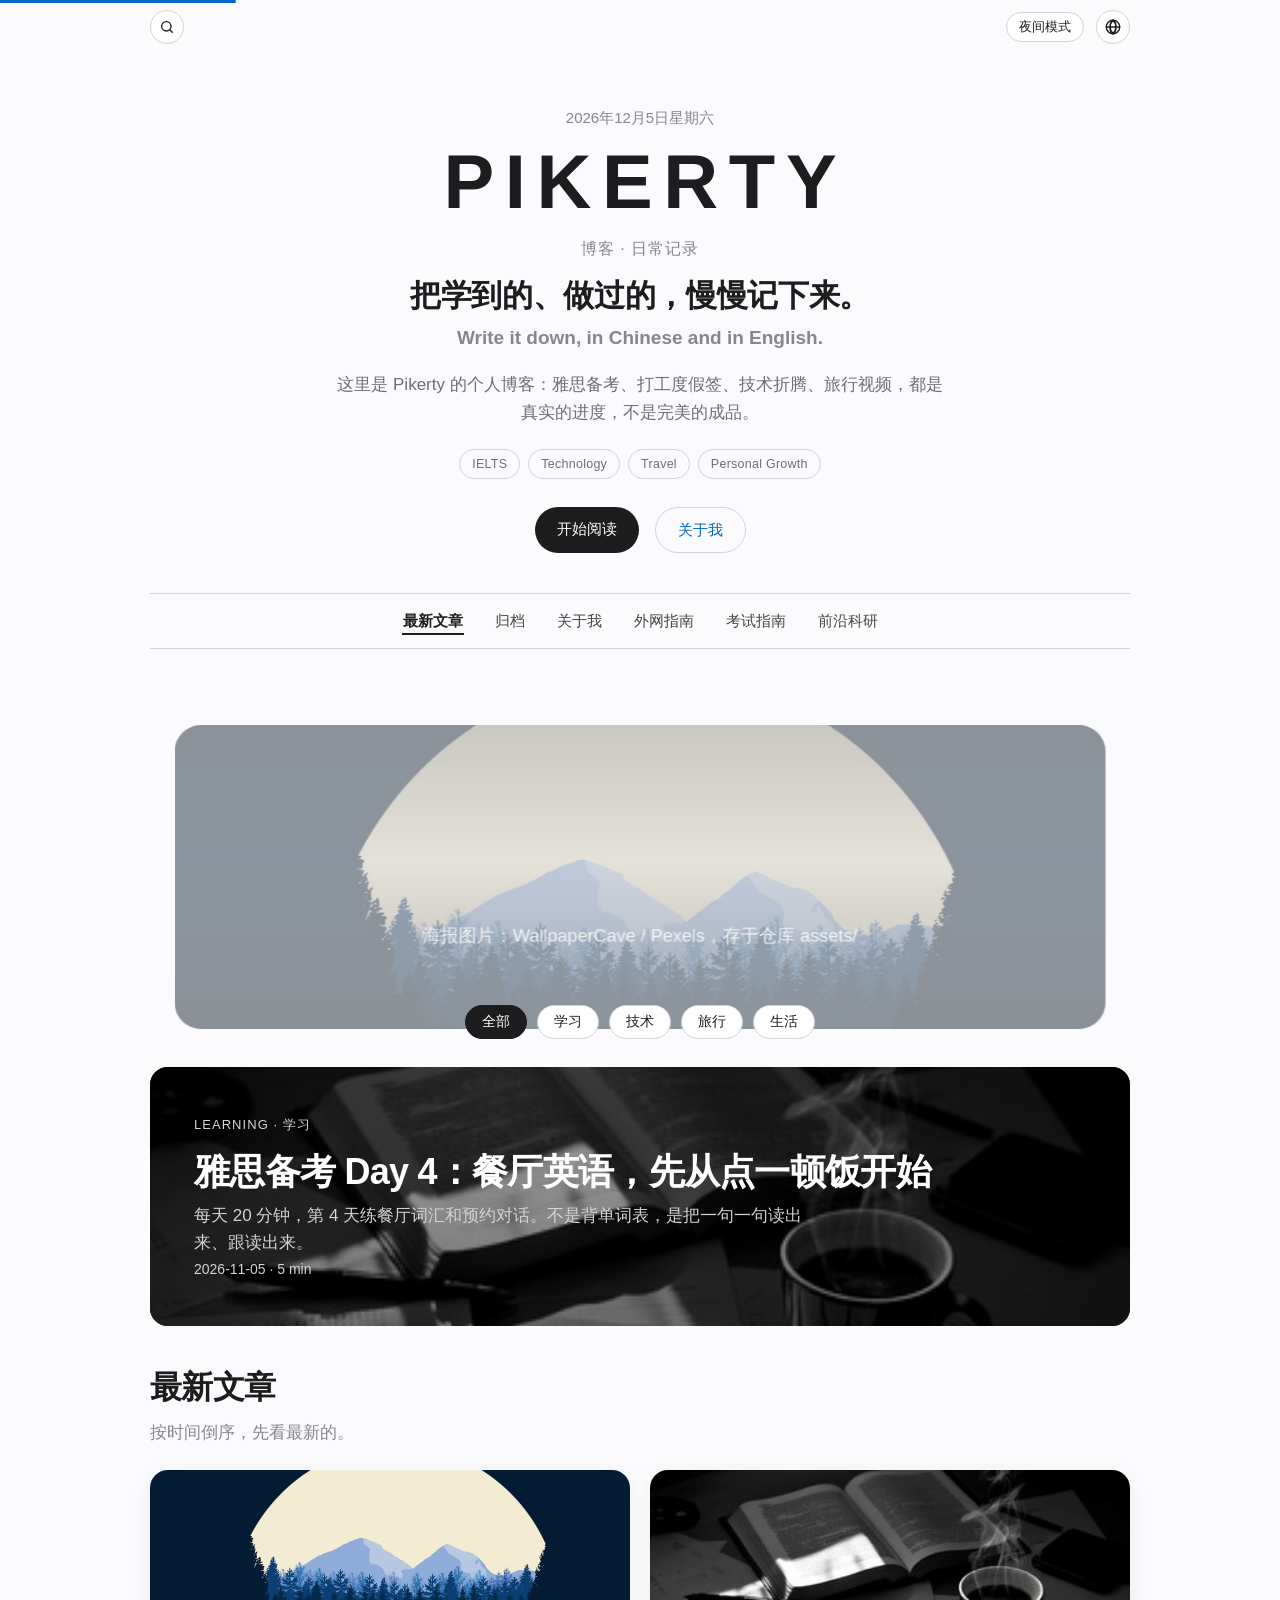
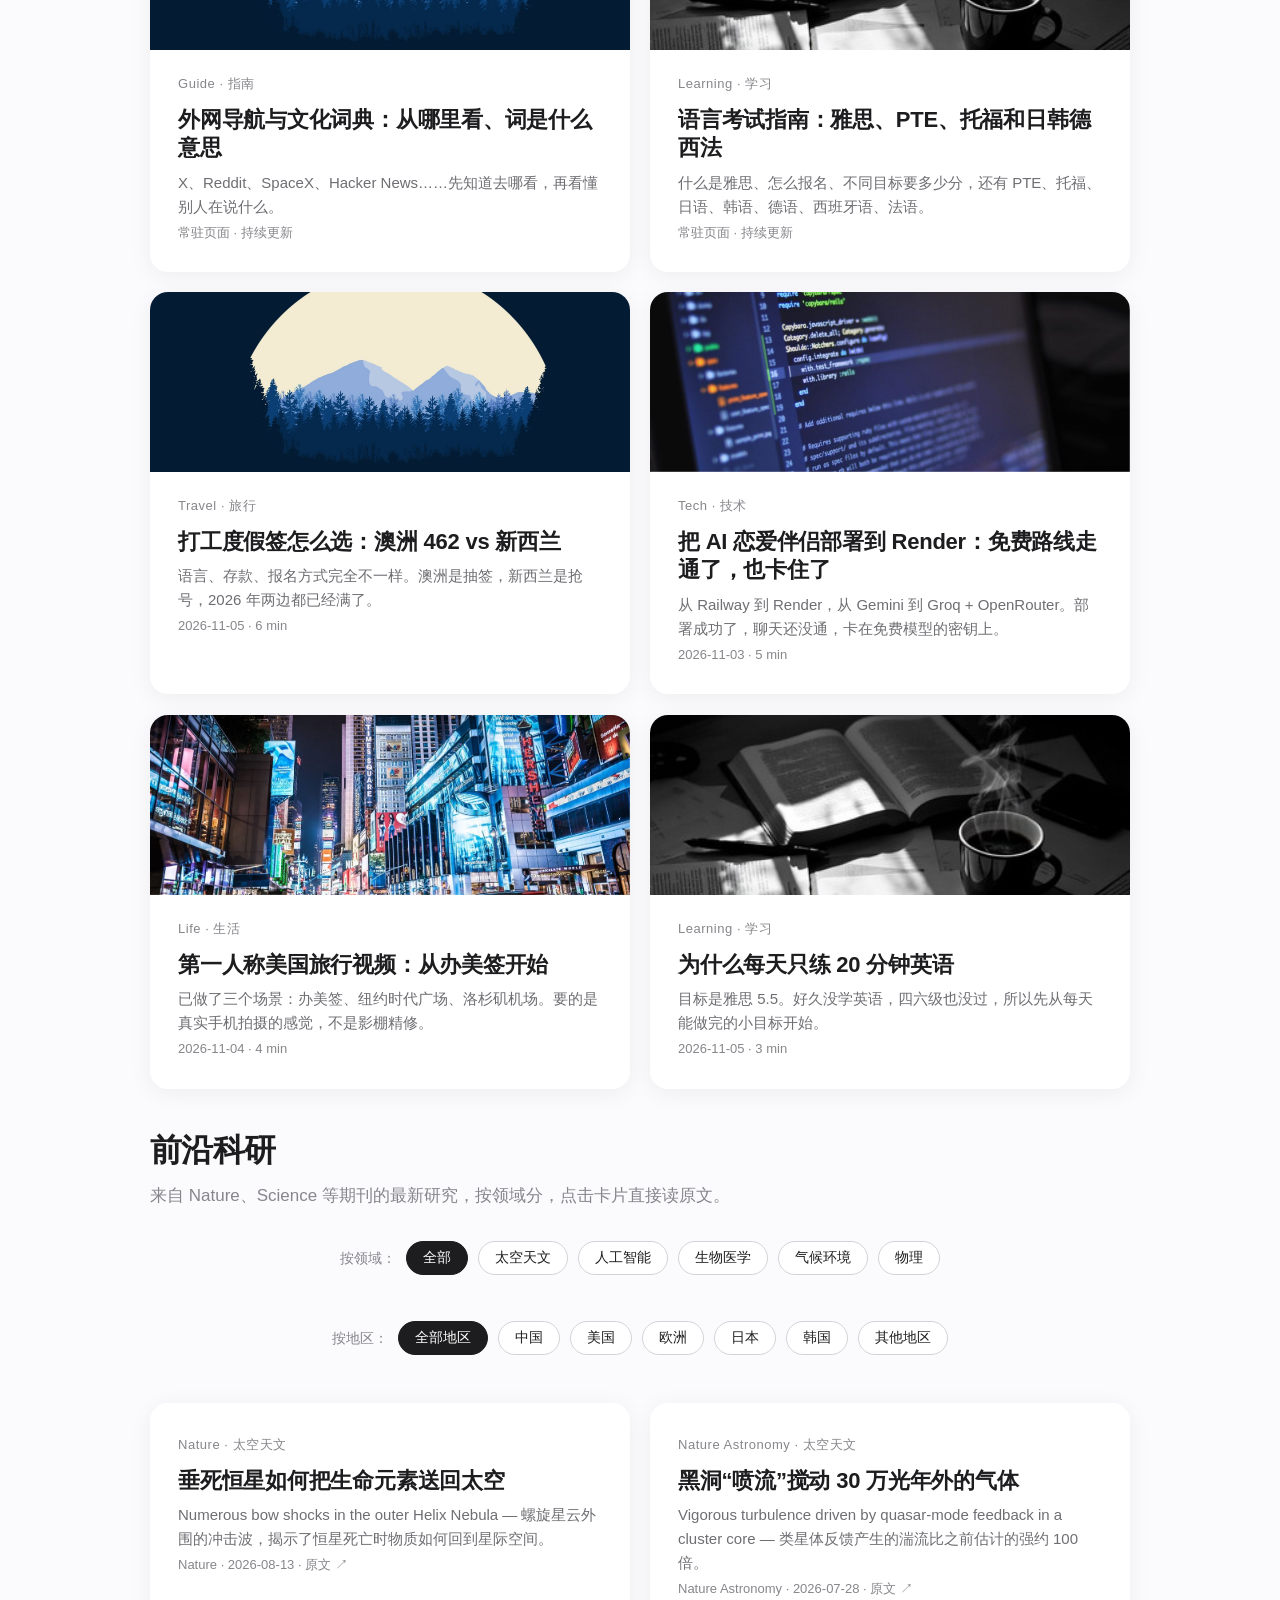
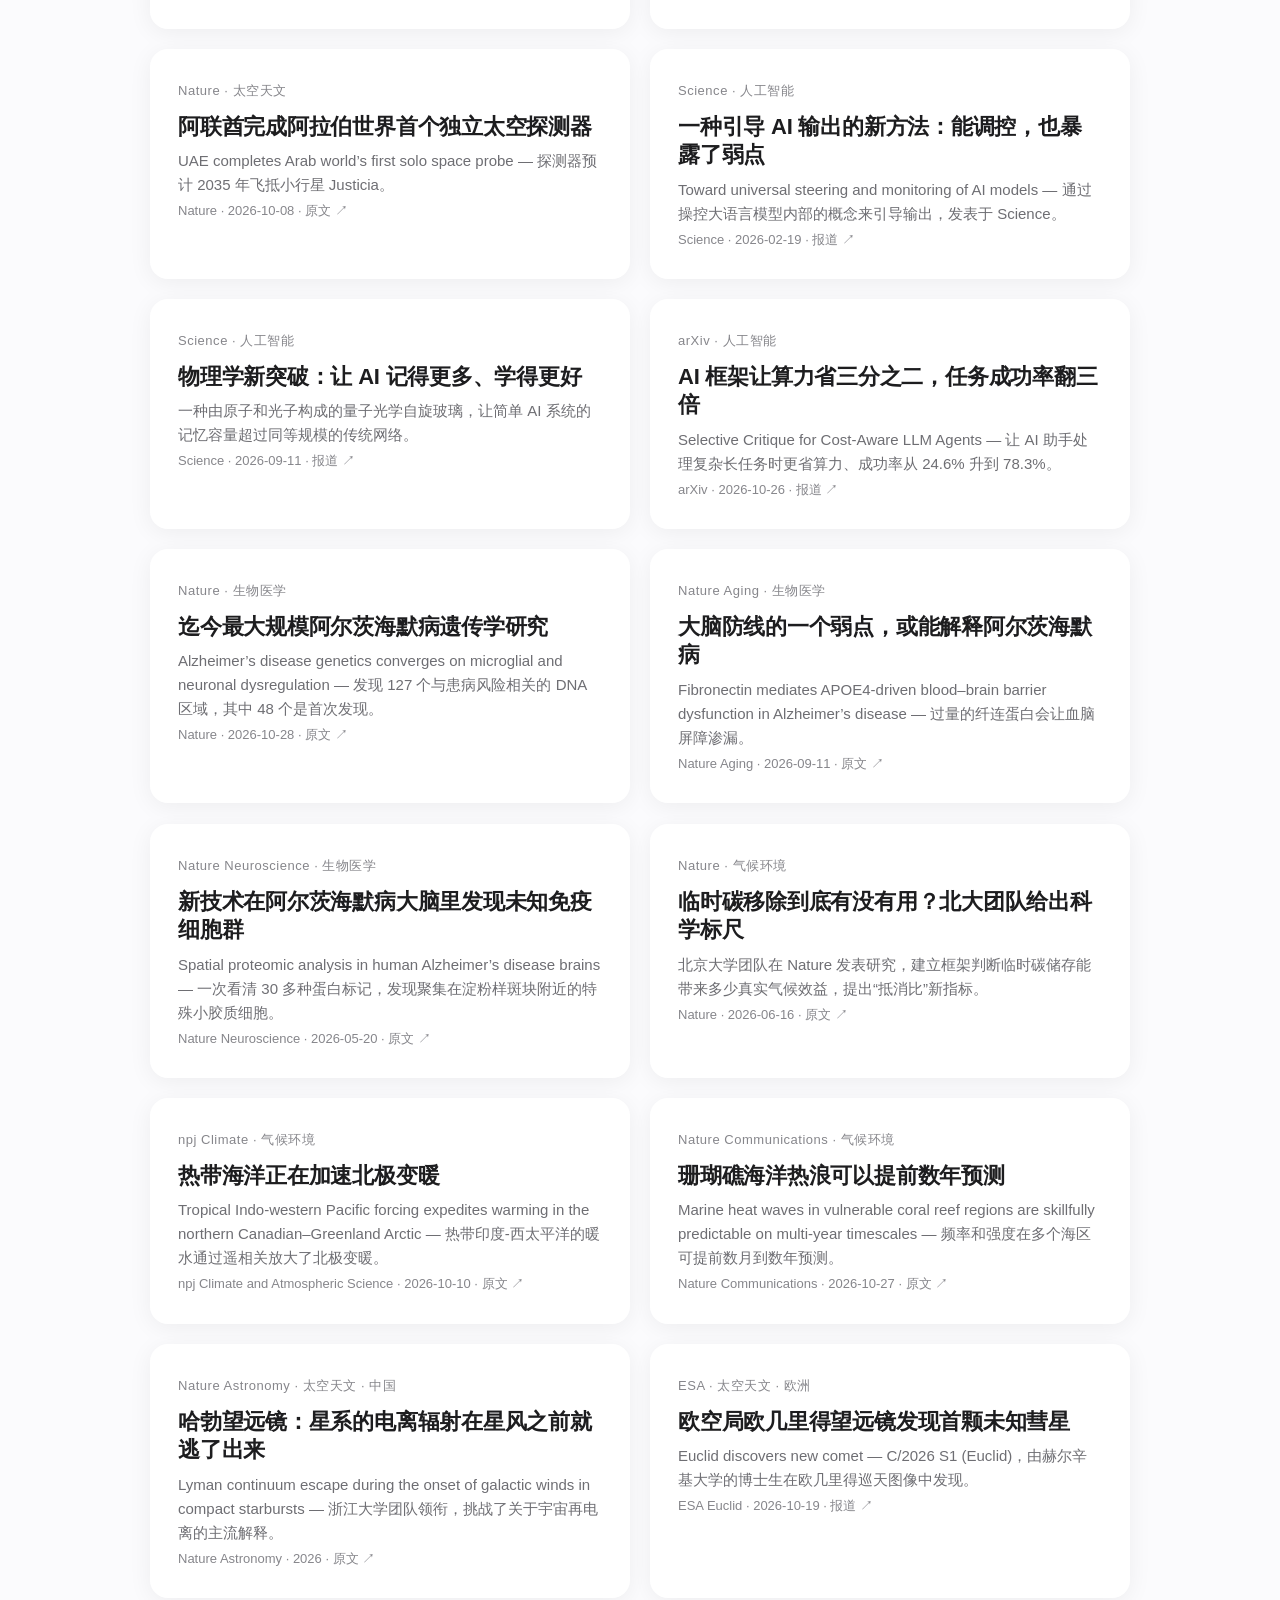
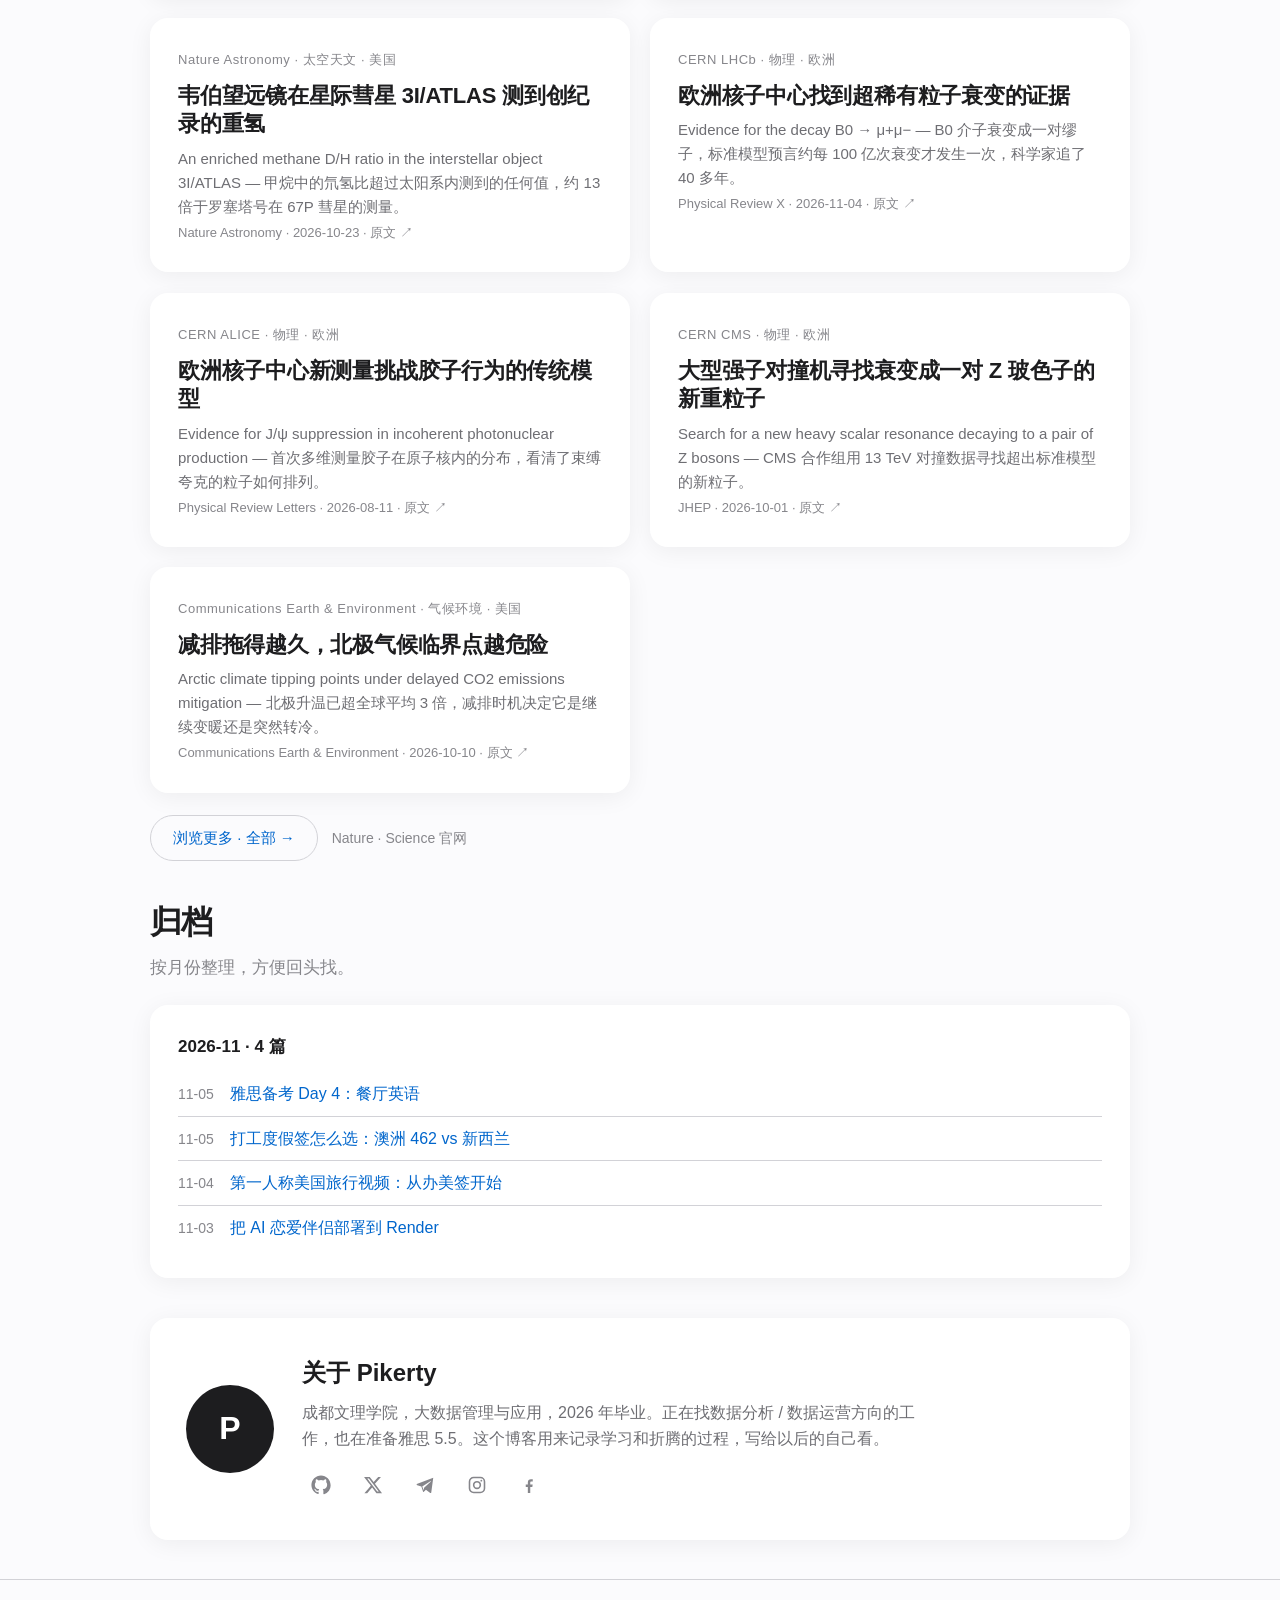
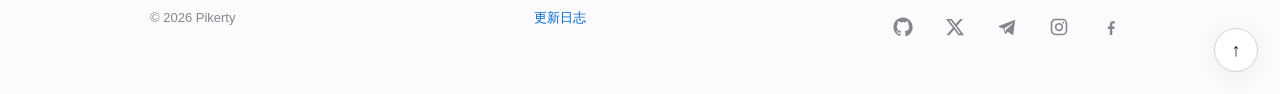
<file: index.html>
<!DOCTYPE html>
<html lang="zh-CN">
<head>
<meta charset="UTF-8">
<meta name="viewport" content="width=device-width, initial-scale=1.0">
<title>Pikerty — 记录生活与学习</title>
<meta name="description" content="Pikerty 的双语博客：学习、技术、旅行与日常记录。A bilingual blog by Pikerty: learning, tech, travel and everyday notes.">
<link rel="icon" type="image/svg+xml" href="/favicon.svg">
<link rel="canonical" href="https://Pikerty.github.io/">
<meta property="og:type" content="website">
<meta property="og:site_name" content="Pikerty">
<meta property="og:title" content="Pikerty — 记录生活与学习">
<meta property="og:description" content="Pikerty 的双语博客：学习、技术、旅行与日常记录。A bilingual blog by Pikerty: learning, tech, travel and everyday notes.">
<meta property="og:url" content="https://Pikerty.github.io/">
<meta property="og:image" content="https://Pikerty.github.io/assets/hero-mountain.jpg">
<meta name="twitter:card" content="summary_large_image">
<link rel="stylesheet" href="style.css">
<script>
/* Set theme before first paint: saved choice wins, otherwise follow the system. */
(function(){try{var t=localStorage.getItem('pikerty-theme');if(!t){t=window.matchMedia('(prefers-color-scheme: dark)').matches?'dark':'light';}document.documentElement.setAttribute('data-theme',t);}catch(e){}})();
</script>
</head>
<body>
<div class="progress" id="progressBar" aria-hidden="true"></div>
<header class="site-head">
  <div class="utility-bar">
    <button class="icon-btn" id="searchToggle" type="button" aria-label="搜索"><svg viewBox="0 0 24 24" fill="none" stroke="currentColor" stroke-width="2" stroke-linecap="round"><circle cx="11" cy="11" r="7"/><path d="M20 20l-3.5-3.5"/></svg></button>
    <div class="utility-right">
      <button class="lang-btn" id="themeBtn" type="button" aria-label="切换夜间模式">夜间模式</button>
      <div class="lang-menu">
      <button class="icon-btn" id="langBtn" type="button" aria-label="Language / 语言"><svg viewBox="0 0 24 24" fill="none" stroke="currentColor" stroke-width="1.8" stroke-linecap="round"><circle cx="12" cy="12" r="9"/><ellipse cx="12" cy="12" rx="4" ry="9"/><path d="M3 12h18M12 3c2.5 2.6 3.8 5.7 3.8 9S14.5 18.4 12 21c-2.5-2.6-3.8-5.7-3.8-9S9.5 5.6 12 3z"/></svg></button>
      <div class="lang-dropdown" id="langDropdown" hidden>
        <button type="button" class="lang-option" data-lang="zh"><span class="check"></span>中文（简体）</button>
        <button type="button" class="lang-option" data-lang="en"><span class="check"></span>English</button>
        <button type="button" class="lang-option" data-lang="es"><span class="check"></span>Español</button>
        <button type="button" class="lang-option" data-lang="ja"><span class="check"></span>日本語</button>
        <button type="button" class="lang-option" data-lang="yue"><span class="check"></span>粵語</button>
        <button type="button" class="lang-option" data-lang="ko"><span class="check"></span>한국어</button>
        <button type="button" class="lang-option" data-lang="fr"><span class="check"></span>Français</button>
        <button type="button" class="lang-option" data-lang="ru"><span class="check"></span>Русский</button>
        <button type="button" class="lang-option" data-lang="de"><span class="check"></span>Deutsch</button>
      </div>
    </div>
    </div>
  </div>
  <div class="brand">
    <p class="today" id="todayDate"></p>
    <p class="brand-name">PIKERTY</p>
    <p class="eyebrow" data-i18n="hero.eyebrow">博客 · 日常记录</p>
    <h1><span data-i18n="hero.title">把学到的、做过的，慢慢记下来。</span><span class="en" data-i18n="hero.subtitle">Write it down, in Chinese and in English.</span></h1>
    <p class="brand-desc" data-i18n="hero.desc">这里是 Pikerty 的个人博客：雅思备考、打工度假签、技术折腾、旅行视频，都是真实的进度，不是完美的成品。</p>
    <div class="brand-tags" aria-label="内容标签"><span>IELTS</span><span>Technology</span><span>Travel</span><span>Personal Growth</span></div>
    <div class="cta">
      <a class="btn" href="#latest" data-i18n="hero.cta1">开始阅读</a>
      <a class="btn ghost" href="#about" data-i18n="hero.cta2">关于我</a>
    </div>
  </div>
  <nav class="main-nav" aria-label="主导航">
    <a href="#latest" class="active" aria-current="true" data-i18n="nav.latest">最新文章</a>
    <a href="#archive" data-i18n="nav.archive">归档</a>
    <a href="#about" data-i18n="nav.about">关于我</a>
    <a href="guide.html" data-i18n="nav.guide">外网指南</a>
    <a href="ielts.html" data-i18n="nav.ielts">考试指南</a>
    <a href="#research" data-i18n="nav.research">前沿科研</a>
  </nav>
</header>
<div class="search-panel" id="searchPanel" hidden>
  <div class="search-panel-inner">
    <svg viewBox="0 0 24 24" fill="none" stroke="currentColor" stroke-width="2" stroke-linecap="round"><circle cx="11" cy="11" r="7"/><path d="M20 20l-3.5-3.5"/></svg>
    <input id="searchInput" type="search" placeholder="搜索文章…  Search posts…" aria-label="搜索文章">
    <button class="search-close" id="searchClose" type="button" aria-label="关闭搜索">✕</button>
  </div>
  <div class="search-engines">
    <span data-i18n="search.engines">站外搜索：</span>
    <button type="button" class="engine-btn" data-engine="google">Google</button>
    <button type="button" class="engine-btn" data-engine="bing">Bing</button>
    <button type="button" class="engine-btn" data-engine="baidu">百度</button>
    <button type="button" class="engine-btn" data-engine="sohu">搜狐</button>
  </div>
  <p class="search-empty" id="searchEmpty" hidden data-i18n="search.empty">没有找到相关文章，换个关键词试试。</p>
  <p class="search-count" id="searchCount" hidden></p>
</div>

<main class="wrap">
  <section class="hero hero-poster">
    <div class="hero-media"><img src="assets/hero-mountain.jpg" width="1920" height="1080" decoding="async" fetchpriority="high" alt="深夜山月海报：雪山与松林"></div>
    <p class="hero-credit">海报图片：WallpaperCave / Pexels，存于仓库 assets/</p>
  </section>

  <div class="filters" id="filters">
    <button class="chip active" type="button" data-filter="all" data-i18n="filter.all">全部</button>
    <button class="chip" type="button" data-filter="learning" data-i18n="filter.learning">学习</button>
    <button class="chip" type="button" data-filter="tech" data-i18n="filter.tech">技术</button>
    <button class="chip" type="button" data-filter="travel" data-i18n="filter.travel">旅行</button>
    <button class="chip" type="button" data-filter="life" data-i18n="filter.life">生活</button>
  </div>

  <a class="featured" href="posts/ielts-day4.html" data-cat="learning">
    <div class="featured-media"><img src="assets/study-desk.jpg" width="384" height="672" decoding="async" loading="lazy" alt="深夜书桌：书、咖啡与台灯"></div>
    <span class="tag">Learning · 学习</span>
    <h2 data-i18n="featured.title">雅思备考 Day 4：餐厅英语，先从点一顿饭开始</h2>
    <p data-i18n="featured.desc">每天 20 分钟，第 4 天练餐厅词汇和预约对话。不是背单词表，是把一句一句读出来、跟读出来。</p>
    <span class="meta">2026-11-05 · 5 min</span>
  </a>

  <h2 class="section-title" id="latest" data-i18n="latest.title">最新文章</h2>
  <p class="section-sub" data-i18n="latest.sub">按时间倒序，先看最新的。</p>

  <div class="grid" id="postGrid">
    <a class="card" href="guide.html" data-cat="life">
      <span class="card-media"><img src="assets/hero-mountain.jpg" width="1920" height="1080" decoding="async" loading="lazy" alt="雪山海报"></span>
      <span class="tag">Guide · 指南</span>
      <h3 data-i18n="card.guide.title">外网导航与文化词典：从哪里看、词是什么意思</h3>
      <p data-i18n="card.guide.desc">X、Reddit、SpaceX、Hacker News……先知道去哪看，再看懂别人在说什么。</p>
      <span class="meta">常驻页面 · 持续更新</span>
    </a>

    <a class="card" href="ielts.html" data-cat="learning">
      <span class="card-media"><img src="assets/study-desk.jpg" width="384" height="672" decoding="async" loading="lazy" alt="深夜书桌"></span>
      <span class="tag">Learning · 学习</span>
      <h3 data-i18n="card.ielts-hub.title">语言考试指南：雅思、PTE、托福和日韩德西法</h3>
      <p data-i18n="card.ielts-hub.desc">什么是雅思、怎么报名、不同目标要多少分，还有 PTE、托福、日语、韩语、德语、西班牙语、法语。</p>
      <span class="meta">常驻页面 · 持续更新</span>
    </a>

    <a class="card" href="posts/whv.html" data-cat="travel">
      <span class="card-media"><img src="assets/hero-mountain.jpg" width="1920" height="1080" decoding="async" loading="lazy" alt="雪山海报"></span>
      <span class="tag">Travel · 旅行</span>
      <h3 data-i18n="card.whv.title">打工度假签怎么选：澳洲 462 vs 新西兰</h3>
      <p data-i18n="card.whv.desc">语言、存款、报名方式完全不一样。澳洲是抽签，新西兰是抢号，2026 年两边都已经满了。</p>
      <span class="meta">2026-11-05 · 6 min</span>
    </a>

    <a class="card" href="posts/ai-romance.html" data-cat="tech">
      <span class="card-media"><img src="assets/code-dark.jpg" width="1200" height="797" decoding="async" loading="lazy" alt="深色代码屏幕"></span>
      <span class="tag">Tech · 技术</span>
      <h3 data-i18n="card.ai.title">把 AI 恋爱伴侣部署到 Render：免费路线走通了，也卡住了</h3>
      <p data-i18n="card.ai.desc">从 Railway 到 Render，从 Gemini 到 Groq + OpenRouter。部署成功了，聊天还没通，卡在免费模型的密钥上。</p>
      <span class="meta">2026-11-03 · 5 min</span>
    </a>

    <a class="card" href="posts/travel-video.html" data-cat="life">
      <span class="card-media"><img src="assets/times-square.jpg" width="1200" height="801" decoding="async" loading="lazy" alt="纽约时代广场夜景"></span>
      <span class="tag">Life · 生活</span>
      <h3 data-i18n="card.travel.title">第一人称美国旅行视频：从办美签开始</h3>
      <p data-i18n="card.travel.desc">已做了三个场景：办美签、纽约时代广场、洛杉矶机场。要的是真实手机拍摄的感觉，不是影棚精修。</p>
      <span class="meta">2026-11-04 · 4 min</span>
    </a>

    <a class="card" href="posts/ielts-day4.html" data-cat="learning">
      <span class="card-media"><img src="assets/study-desk.jpg" width="384" height="672" decoding="async" loading="lazy" alt="深夜书桌"></span>
      <span class="tag">Learning · 学习</span>
      <h3 data-i18n="card.ielts.title">为什么每天只练 20 分钟英语</h3>
      <p data-i18n="card.ielts.desc">目标是雅思 5.5。好久没学英语，四六级也没过，所以先从每天能做完的小目标开始。</p>
      <span class="meta">2026-11-05 · 3 min</span>
    </a>
  </div>


  <h2 class="section-title" id="research" data-i18n="research.title">前沿科研</h2>
  <p class="section-sub" data-i18n="research.sub">来自 Nature、Science 等期刊的最新研究，按领域分，点击卡片直接读原文。</p>
  <div class="filters" id="researchFilters">
    <span class="filter-label" data-i18n="research.by-field">按领域：</span>
    <button class="chip active" type="button" data-rfilter="all" data-i18n="research.all">全部</button>
    <button class="chip" type="button" data-rfilter="space" data-i18n="research.space">太空天文</button>
    <button class="chip" type="button" data-rfilter="ai" data-i18n="research.ai">人工智能</button>
    <button class="chip" type="button" data-rfilter="bio" data-i18n="research.bio">生物医学</button>
    <button class="chip" type="button" data-rfilter="climate" data-i18n="research.climate">气候环境</button>
    <button class="chip" type="button" data-rfilter="physics" data-i18n="research.physics">物理</button>
  </div>
  <div class="filters research-regions" id="researchRegions">
    <span class="filter-label" data-i18n="research.by-region">按地区：</span>
    <button class="chip active" type="button" data-region-filter="all" data-i18n="region.all">全部地区</button>
    <button class="chip" type="button" data-region-filter="cn" data-i18n="region.cn">中国</button>
    <button class="chip" type="button" data-region-filter="us" data-i18n="region.us">美国</button>
    <button class="chip" type="button" data-region-filter="eu" data-i18n="region.eu">欧洲</button>
    <button class="chip" type="button" data-region-filter="jp" data-i18n="region.jp">日本</button>
    <button class="chip" type="button" data-region-filter="kr" data-i18n="region.kr">韩国</button>
    <button class="chip" type="button" data-region-filter="other" data-i18n="region.other">其他地区</button>
  </div>
  <div class="grid" id="researchGrid">
    <a class="card" href="https://www.nature.com/articles/s41586-026-10724-z" target="_blank" rel="noopener" data-rfield="space" data-region="us">
      <span class="tag">Nature · 太空天文</span>
      <h3>垂死恒星如何把生命元素送回太空</h3>
      <p>Numerous bow shocks in the outer Helix Nebula — 螺旋星云外围的冲击波，揭示了恒星死亡时物质如何回到星际空间。</p>
      <span class="meta">Nature · 2026-08-13 · 原文 ↗</span>
    </a>
    <a class="card" href="https://doi.org/10.1038/s41550-026-02939-x" target="_blank" rel="noopener" data-rfield="space" data-region="jp">
      <span class="tag">Nature Astronomy · 太空天文</span>
      <h3>黑洞“喷流”搅动 30 万光年外的气体</h3>
      <p>Vigorous turbulence driven by quasar-mode feedback in a cluster core — 类星体反馈产生的湍流比之前估计的强约 100 倍。</p>
      <span class="meta">Nature Astronomy · 2026-07-28 · 原文 ↗</span>
    </a>
    <a class="card" href="https://www.nature.com/articles/d41586-026-03154-4" target="_blank" rel="noopener" data-rfield="space" data-region="other">
      <span class="tag">Nature · 太空天文</span>
      <h3>阿联酋完成阿拉伯世界首个独立太空探测器</h3>
      <p>UAE completes Arab world’s first solo space probe — 探测器预计 2035 年飞抵小行星 Justicia。</p>
      <span class="meta">Nature · 2026-10-08 · 原文 ↗</span>
    </a>
    <a class="card" href="https://www.eurekalert.org/news-releases/1116699" target="_blank" rel="noopener" data-rfield="ai" data-region="us">
      <span class="tag">Science · 人工智能</span>
      <h3>一种引导 AI 输出的新方法：能调控，也暴露了弱点</h3>
      <p>Toward universal steering and monitoring of AI models — 通过操控大语言模型内部的概念来引导输出，发表于 Science。</p>
      <span class="meta">Science · 2026-02-19 · 报道 ↗</span>
    </a>
    <a class="card" href="https://news.stanford.edu/stories/2026/09/spin-glass-memory-ai-research" target="_blank" rel="noopener" data-rfield="ai" data-region="us">
      <span class="tag">Science · 人工智能</span>
      <h3>物理学新突破：让 AI 记得更多、学得更好</h3>
      <p>一种由原子和光子构成的量子光学自旋玻璃，让简单 AI 系统的记忆容量超过同等规模的传统网络。</p>
      <span class="meta">Science · 2026-09-11 · 报道 ↗</span>
    </a>
    <a class="card" href="https://techxplore.com/news/2026-10-ai-framework-thirds-tripling-success.html" target="_blank" rel="noopener" data-rfield="ai" data-region="kr">
      <span class="tag">arXiv · 人工智能</span>
      <h3>AI 框架让算力省三分之二，任务成功率翻三倍</h3>
      <p>Selective Critique for Cost-Aware LLM Agents — 让 AI 助手处理复杂长任务时更省算力、成功率从 24.6% 升到 78.3%。</p>
      <span class="meta">arXiv · 2026-10-26 · 报道 ↗</span>
    </a>
    <a class="card" href="https://doi.org/10.1038/s41586-026-11206-y" target="_blank" rel="noopener" data-rfield="bio" data-region="eu">
      <span class="tag">Nature · 生物医学</span>
      <h3>迄今最大规模阿尔茨海默病遗传学研究</h3>
      <p>Alzheimer’s disease genetics converges on microglial and neuronal dysregulation — 发现 127 个与患病风险相关的 DNA 区域，其中 48 个是首次发现。</p>
      <span class="meta">Nature · 2026-10-28 · 原文 ↗</span>
    </a>
    <a class="card" href="https://doi.org/10.1038/s43587-026-01204-0" target="_blank" rel="noopener" data-rfield="bio" data-region="us">
      <span class="tag">Nature Aging · 生物医学</span>
      <h3>大脑防线的一个弱点，或能解释阿尔茨海默病</h3>
      <p>Fibronectin mediates APOE4-driven blood–brain barrier dysfunction in Alzheimer’s disease — 过量的纤连蛋白会让血脑屏障渗漏。</p>
      <span class="meta">Nature Aging · 2026-09-11 · 原文 ↗</span>
    </a>
    <a class="card" href="https://doi.org/10.1038/s41593-026-02267-3" target="_blank" rel="noopener" data-rfield="bio" data-region="eu">
      <span class="tag">Nature Neuroscience · 生物医学</span>
      <h3>新技术在阿尔茨海默病大脑里发现未知免疫细胞群</h3>
      <p>Spatial proteomic analysis in human Alzheimer’s disease brains — 一次看清 30 多种蛋白标记，发现聚集在淀粉样斑块附近的特殊小胶质细胞。</p>
      <span class="meta">Nature Neuroscience · 2026-05-20 · 原文 ↗</span>
    </a>
    <a class="card" href="https://www.nature.com/articles/s41586-026-10607-3" target="_blank" rel="noopener" data-rfield="climate" data-region="cn">
      <span class="tag">Nature · 气候环境</span>
      <h3>临时碳移除到底有没有用？北大团队给出科学标尺</h3>
      <p>北京大学团队在 Nature 发表研究，建立框架判断临时碳储存能带来多少真实气候效益，提出“抵消比”新指标。</p>
      <span class="meta">Nature · 2026-06-16 · 原文 ↗</span>
    </a>
    <a class="card" href="https://www.nature.com/articles/s41612-026-01563-w" target="_blank" rel="noopener" data-rfield="climate" data-region="cn">
      <span class="tag">npj Climate · 气候环境</span>
      <h3>热带海洋正在加速北极变暖</h3>
      <p>Tropical Indo-western Pacific forcing expedites warming in the northern Canadian–Greenland Arctic — 热带印度-西太平洋的暖水通过遥相关放大了北极变暖。</p>
      <span class="meta">npj Climate and Atmospheric Science · 2026-10-10 · 原文 ↗</span>
    </a>
    <a class="card" href="https://www.nature.com/articles/s41467-026-78279-1" target="_blank" rel="noopener" data-rfield="climate" data-region="kr">
      <span class="tag">Nature Communications · 气候环境</span>
      <h3>珊瑚礁海洋热浪可以提前数年预测</h3>
      <p>Marine heat waves in vulnerable coral reef regions are skillfully predictable on multi-year timescales — 频率和强度在多个海区可提前数月到数年预测。</p>
      <span class="meta">Nature Communications · 2026-10-27 · 原文 ↗</span>
    </a>
    <a class="card" href="https://doi.org/10.1038/s41550-026-02999-z" target="_blank" rel="noopener" data-rfield="space" data-region="cn">
      <span class="tag">Nature Astronomy · 太空天文 · 中国</span>
      <h3>哈勃望远镜：星系的电离辐射在星风之前就逃了出来</h3>
      <p>Lyman continuum escape during the onset of galactic winds in compact starbursts — 浙江大学团队领衔，挑战了关于宇宙再电离的主流解释。</p>
      <span class="meta">Nature Astronomy · 2026 · 原文 ↗</span>
    </a>
    <a class="card" href="https://scienmag.com/euclid-space-telescope-discovers-its-first-previously-unknown-comet/" target="_blank" rel="noopener" data-rfield="space" data-region="eu">
      <span class="tag">ESA · 太空天文 · 欧洲</span>
      <h3>欧空局欧几里得望远镜发现首颗未知彗星</h3>
      <p>Euclid discovers new comet — C/2026 S1 (Euclid)，由赫尔辛基大学的博士生在欧几里得巡天图像中发现。</p>
      <span class="meta">ESA Euclid · 2026-10-19 · 报道 ↗</span>
    </a>
    <a class="card" href="https://www.nature.com/articles/s41550-026-03002-5" target="_blank" rel="noopener" data-rfield="space" data-region="us">
      <span class="tag">Nature Astronomy · 太空天文 · 美国</span>
      <h3>韦伯望远镜在星际彗星 3I/ATLAS 测到创纪录的重氢</h3>
      <p>An enriched methane D/H ratio in the interstellar object 3I/ATLAS — 甲烷中的氘氢比超过太阳系内测到的任何值，约 13 倍于罗塞塔号在 67P 彗星的测量。</p>
      <span class="meta">Nature Astronomy · 2026-10-23 · 原文 ↗</span>
    </a>
    <a class="card" href="https://arxiv.org/abs/2611.00230" target="_blank" rel="noopener" data-rfield="physics" data-region="eu">
      <span class="tag">CERN LHCb · 物理 · 欧洲</span>
      <h3>欧洲核子中心找到超稀有粒子衰变的证据</h3>
      <p>Evidence for the decay B0 → μ+μ− — B0 介子衰变成一对缪子，标准模型预言约每 100 亿次衰变才发生一次，科学家追了 40 多年。</p>
      <span class="meta">Physical Review X · 2026-11-04 · 原文 ↗</span>
    </a>
    <a class="card" href="https://doi.org/10.1103/jmwb-75m7" target="_blank" rel="noopener" data-rfield="physics" data-region="eu">
      <span class="tag">CERN ALICE · 物理 · 欧洲</span>
      <h3>欧洲核子中心新测量挑战胶子行为的传统模型</h3>
      <p>Evidence for J/ψ suppression in incoherent photonuclear production — 首次多维测量胶子在原子核内的分布，看清了束缚夸克的粒子如何排列。</p>
      <span class="meta">Physical Review Letters · 2026-08-11 · 原文 ↗</span>
    </a>
    <a class="card" href="https://doi.org/10.1007/JHEP10(2026)006" target="_blank" rel="noopener" data-rfield="physics" data-region="eu">
      <span class="tag">CERN CMS · 物理 · 欧洲</span>
      <h3>大型强子对撞机寻找衰变成一对 Z 玻色子的新重粒子</h3>
      <p>Search for a new heavy scalar resonance decaying to a pair of Z bosons — CMS 合作组用 13 TeV 对撞数据寻找超出标准模型的新粒子。</p>
      <span class="meta">JHEP · 2026-10-01 · 原文 ↗</span>
    </a>
    <a class="card" href="https://doi.org/10.1038/s43247-026-03872-7" target="_blank" rel="noopener" data-rfield="climate" data-region="us">
      <span class="tag">Communications Earth &amp; Environment · 气候环境 · 美国</span>
      <h3>减排拖得越久，北极气候临界点越危险</h3>
      <p>Arctic climate tipping points under delayed CO2 emissions mitigation — 北极升温已超全球平均 3 倍，减排时机决定它是继续变暖还是突然转冷。</p>
      <span class="meta">Communications Earth &amp; Environment · 2026-10-10 · 原文 ↗</span>
    </a>
  </div>
  <p class="research-empty" id="researchEmpty" hidden><span data-i18n="research.empty">这个组合下没有文章，换个领域或地区试试。</span> <button type="button" class="research-reset" id="researchReset" data-i18n="research.reset">显示全部</button></p>
  <div class="research-more">
    <a class="btn ghost" id="researchMore" href="https://www.nature.com/search?q=astronomy" target="_blank" rel="noopener"><span data-i18n="research.more">浏览更多</span> →</a>
    <span class="research-more-note">Nature · Science 官网</span>
  </div>

  <h2 class="section-title" id="archive" data-i18n="archive.title">归档</h2>
  <p class="section-sub" data-i18n="archive.sub">按月份整理，方便回头找。</p>
  <div class="archive">
    <div class="archive-month">2026-11 · 4 篇</div>
    <ul>
      <li><span>11-05</span><a href="posts/ielts-day4.html">雅思备考 Day 4：餐厅英语</a></li>
      <li><span>11-05</span><a href="posts/whv.html">打工度假签怎么选：澳洲 462 vs 新西兰</a></li>
      <li><span>11-04</span><a href="posts/travel-video.html">第一人称美国旅行视频：从办美签开始</a></li>
      <li><span>11-03</span><a href="posts/ai-romance.html">把 AI 恋爱伴侣部署到 Render</a></li>
    </ul>
  </div>

  <section class="about" id="about">
    <div class="avatar">P</div>
    <div>
      <h2 data-i18n="about.title">关于 Pikerty</h2>
      <p data-i18n="about.desc">成都文理学院，大数据管理与应用，2026 年毕业。正在找数据分析 / 数据运营方向的工作，也在准备雅思 5.5。这个博客用来记录学习和折腾的过程，写给以后的自己看。</p>
      <!-- 社交链接（图标，和 Steam 页脚一样只显示 logo）：
           GitHub Pikerty、X @PikertyLvery、Telegram 手机号 +86 19808246285、
           Instagram pikertylvery、Facebook Asimer Pikerty（主页直达链接，profile.php?id=61595852169522）。
           YouTube / LinkedIn 还没给真实账号，先没放。见 README。 -->
      <div class="social">
        <a href="https://github.com/Pikerty" target="_blank" rel="noopener" aria-label="GitHub" title="GitHub"><svg viewBox="0 0 24 24" fill="currentColor" aria-hidden="true"><path d="M12 .5C5.65.5.5 5.65.5 12c0 5.08 3.29 9.39 7.86 10.91.58.11.79-.25.79-.56 0-.27-.01-1.17-.02-2.12-3.2.7-3.88-1.36-3.88-1.36-.52-1.33-1.28-1.68-1.28-1.68-1.04-.71.08-.7.08-.7 1.15.08 1.76 1.19 1.76 1.19 1.03 1.76 2.69 1.25 3.35.96.1-.75.4-1.25.72-1.54-2.55-.29-5.24-1.28-5.24-5.69 0-1.26.45-2.29 1.19-3.09-.12-.29-.52-1.46.11-3.05 0 0 .97-.31 3.17 1.18a11 11 0 0 1 5.78 0c2.2-1.49 3.17-1.18 3.17-1.18.63 1.59.23 2.76.11 3.05.74.8 1.19 1.83 1.19 3.09 0 4.42-2.69 5.4-5.26 5.68.41.36.78 1.06.78 2.14 0 1.55-.01 2.79-.01 3.17 0 .31.21.68.8.56A10.52 10.52 0 0 0 23.5 12C23.5 5.65 18.35.5 12 .5z"/></svg></a>
        <a href="https://x.com/PikertyLvery" target="_blank" rel="noopener" aria-label="X @PikertyLvery" title="X @PikertyLvery"><svg viewBox="0 0 24 24" fill="currentColor" aria-hidden="true"><path d="M18.244 2.25h3.308l-7.227 8.26 8.502 11.24H16.17l-5.214-6.817L4.99 21.75H1.68l7.73-8.835L1.254 2.25H8.08l4.713 6.231 5.451-6.231zm-1.161 17.52h1.833L7.084 4.126H5.117l11.966 15.644z"/></svg></a>
        <a href="https://t.me/+8619808246285" target="_blank" rel="noopener" aria-label="Telegram" title="Telegram"><svg viewBox="0 0 24 24" fill="currentColor" aria-hidden="true"><path d="M21.9 3.3 2.9 10.6c-1.3.5-1.3 1.3-.2 1.6l4.9 1.5 1.9 5.9c.2.6.1.8.8.8l2.8-2.7 5.2 3.8c.6.3 1 .1 1.2-.5L21.9 3.3zM8.7 13.7l9.7-6.1c.5-.3.9-.1.7.2l-8.2 7.4-.3 3.2-1.9-4.7z"/></svg></a>
        <a href="https://www.instagram.com/pikertylvery" target="_blank" rel="noopener" aria-label="Instagram pikertylvery" title="Instagram pikertylvery"><svg viewBox="0 0 24 24" fill="none" stroke="currentColor" stroke-width="1.9" aria-hidden="true"><rect x="3" y="3" width="18" height="18" rx="5"/><circle cx="12" cy="12" r="4"/><circle cx="17.2" cy="6.8" r="1.1" fill="currentColor" stroke="none"/></svg></a>
        <a href="https://www.facebook.com/profile.php?id=61595852169522" target="_blank" rel="noopener" aria-label="Facebook Asimer Pikerty" title="Facebook Asimer Pikerty"><svg viewBox="0 0 24 24" fill="currentColor" aria-hidden="true"><path d="M13.5 21.5v-7.2h2.5l.4-3h-2.9V9.4c0-.9.3-1.5 1.6-1.5h1.4V5.2c-.3 0-1.2-.1-2.2-.1-2.2 0-3.7 1.3-3.7 3.8v2.4H8.1v3h2.5v7.2h2.9z"/></svg></a>
      </div>
    </div>
  </section>
</main>

<footer class="footer">
  <div class="wrap">
    <span>© 2026 Pikerty</span>
    <span><a href="https://github.com/Pikerty/Pikerty.github.io/blob/main/CHANGELOG.md" target="_blank" rel="noopener">更新日志</a></span>
    <span class="social">
      <a href="https://github.com/Pikerty" target="_blank" rel="noopener" aria-label="GitHub" title="GitHub"><svg viewBox="0 0 24 24" fill="currentColor" aria-hidden="true"><path d="M12 .5C5.65.5.5 5.65.5 12c0 5.08 3.29 9.39 7.86 10.91.58.11.79-.25.79-.56 0-.27-.01-1.17-.02-2.12-3.2.7-3.88-1.36-3.88-1.36-.52-1.33-1.28-1.68-1.28-1.68-1.04-.71.08-.7.08-.7 1.15.08 1.76 1.19 1.76 1.19 1.03 1.76 2.69 1.25 3.35.96.1-.75.4-1.25.72-1.54-2.55-.29-5.24-1.28-5.24-5.69 0-1.26.45-2.29 1.19-3.09-.12-.29-.52-1.46.11-3.05 0 0 .97-.31 3.17 1.18a11 11 0 0 1 5.78 0c2.2-1.49 3.17-1.18 3.17-1.18.63 1.59.23 2.76.11 3.05.74.8 1.19 1.83 1.19 3.09 0 4.42-2.69 5.4-5.26 5.68.41.36.78 1.06.78 2.14 0 1.55-.01 2.79-.01 3.17 0 .31.21.68.8.56A10.52 10.52 0 0 0 23.5 12C23.5 5.65 18.35.5 12 .5z"/></svg></a>
      <a href="https://x.com/PikertyLvery" target="_blank" rel="noopener" aria-label="X @PikertyLvery" title="X @PikertyLvery"><svg viewBox="0 0 24 24" fill="currentColor" aria-hidden="true"><path d="M18.244 2.25h3.308l-7.227 8.26 8.502 11.24H16.17l-5.214-6.817L4.99 21.75H1.68l7.73-8.835L1.254 2.25H8.08l4.713 6.231 5.451-6.231zm-1.161 17.52h1.833L7.084 4.126H5.117l11.966 15.644z"/></svg></a>
      <a href="https://t.me/+8619808246285" target="_blank" rel="noopener" aria-label="Telegram" title="Telegram"><svg viewBox="0 0 24 24" fill="currentColor" aria-hidden="true"><path d="M21.9 3.3 2.9 10.6c-1.3.5-1.3 1.3-.2 1.6l4.9 1.5 1.9 5.9c.2.6.1.8.8.8l2.8-2.7 5.2 3.8c.6.3 1 .1 1.2-.5L21.9 3.3zM8.7 13.7l9.7-6.1c.5-.3.9-.1.7.2l-8.2 7.4-.3 3.2-1.9-4.7z"/></svg></a>
      <a href="https://www.instagram.com/pikertylvery" target="_blank" rel="noopener" aria-label="Instagram pikertylvery" title="Instagram pikertylvery"><svg viewBox="0 0 24 24" fill="none" stroke="currentColor" stroke-width="1.9" aria-hidden="true"><rect x="3" y="3" width="18" height="18" rx="5"/><circle cx="12" cy="12" r="4"/><circle cx="17.2" cy="6.8" r="1.1" fill="currentColor" stroke="none"/></svg></a>
      <a href="https://www.facebook.com/profile.php?id=61595852169522" target="_blank" rel="noopener" aria-label="Facebook Asimer Pikerty" title="Facebook Asimer Pikerty"><svg viewBox="0 0 24 24" fill="currentColor" aria-hidden="true"><path d="M13.5 21.5v-7.2h2.5l.4-3h-2.9V9.4c0-.9.3-1.5 1.6-1.5h1.4V5.2c-.3 0-1.2-.1-2.2-.1-2.2 0-3.7 1.3-3.7 3.8v2.4H8.1v3h2.5v7.2h2.9z"/></svg></a>
    </span>
  </div>
</footer>
<button class="to-top" id="toTop" type="button" aria-label="回到顶部">↑</button>
<script src="script.js"></script>
</body>
</html>
</file>
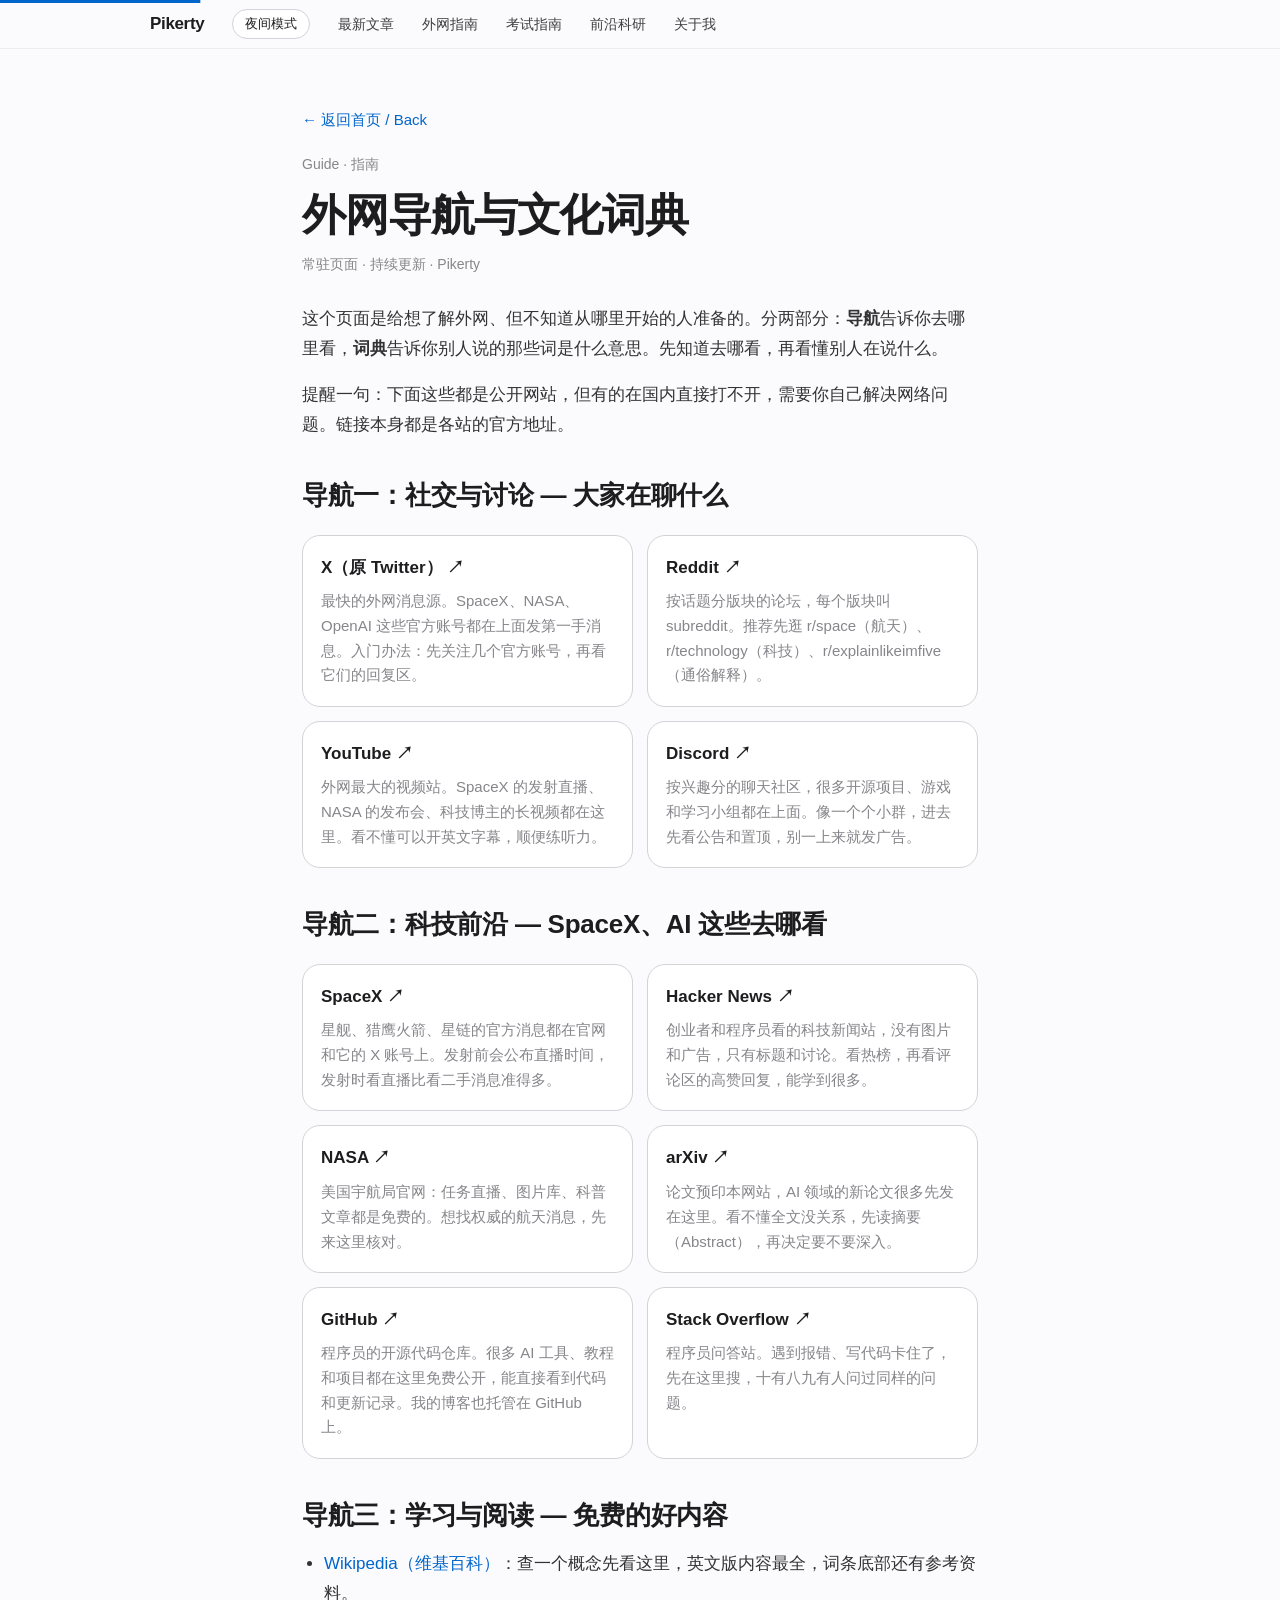
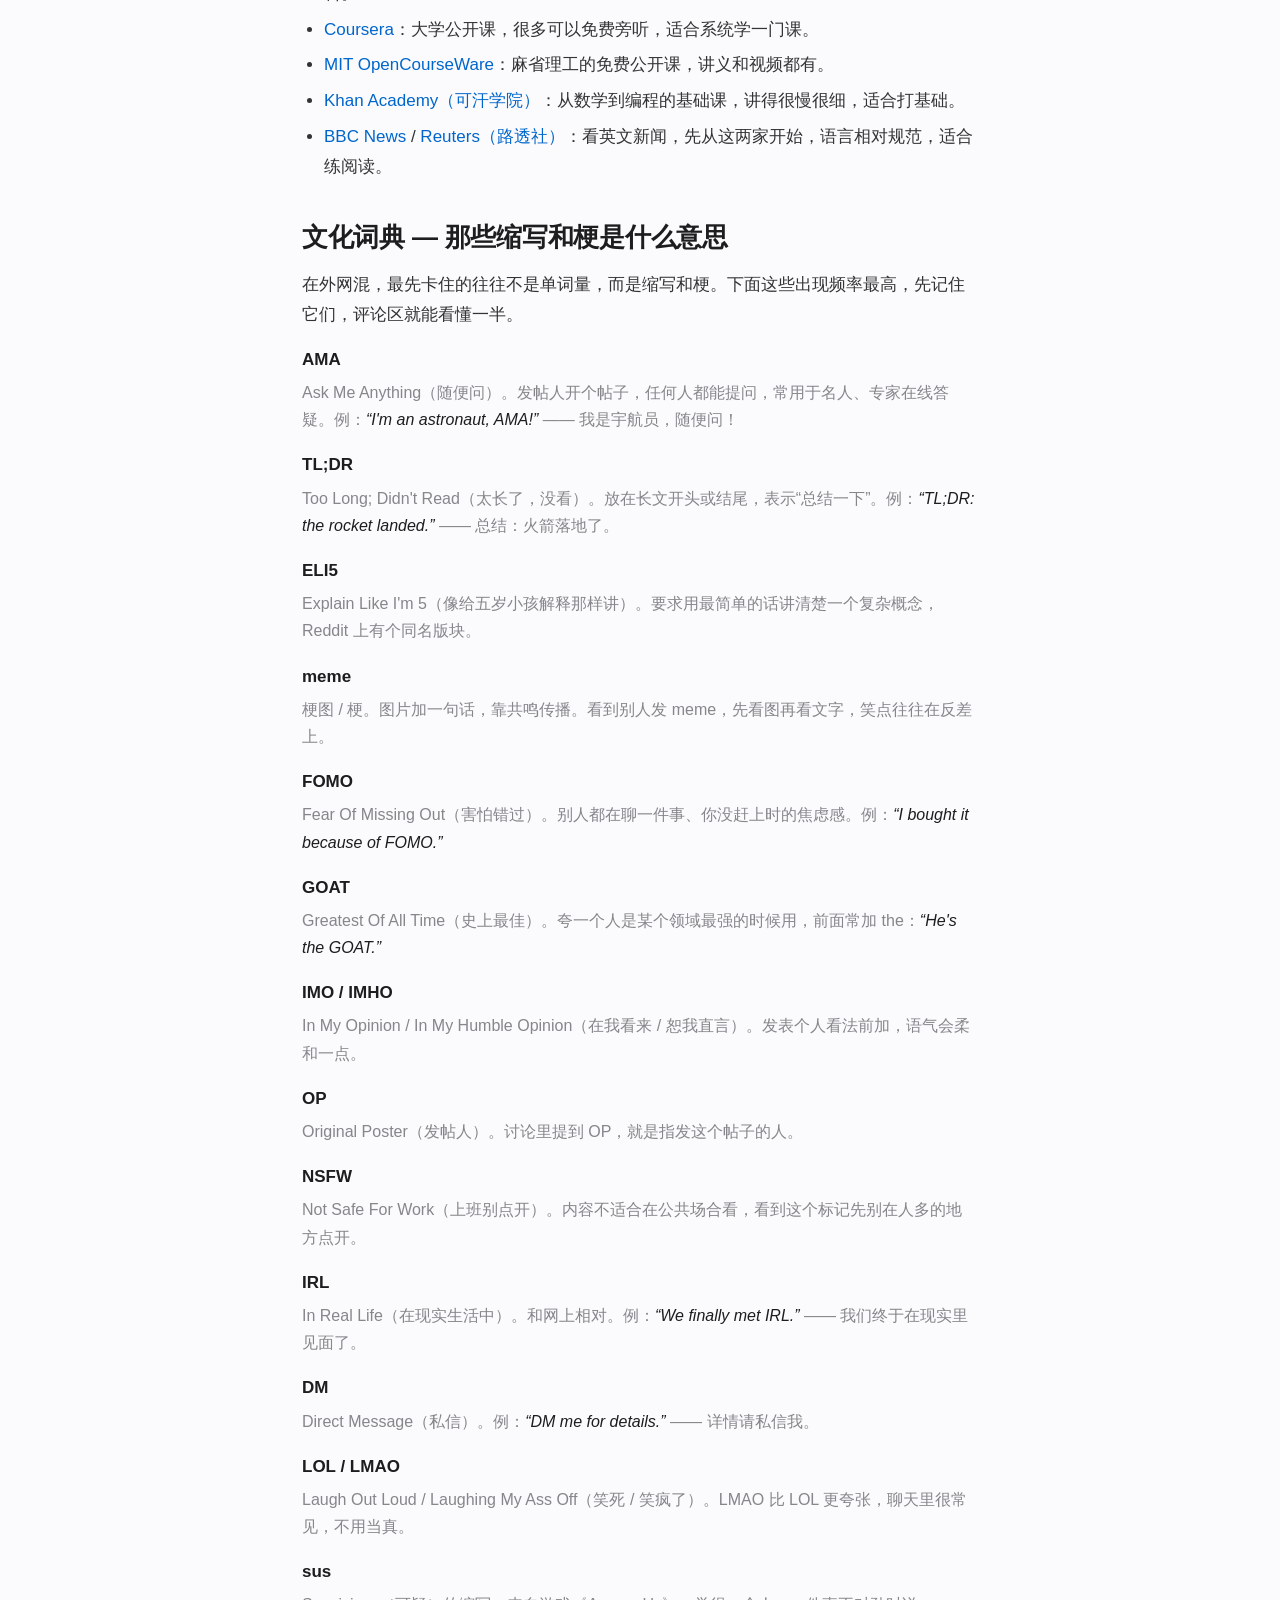
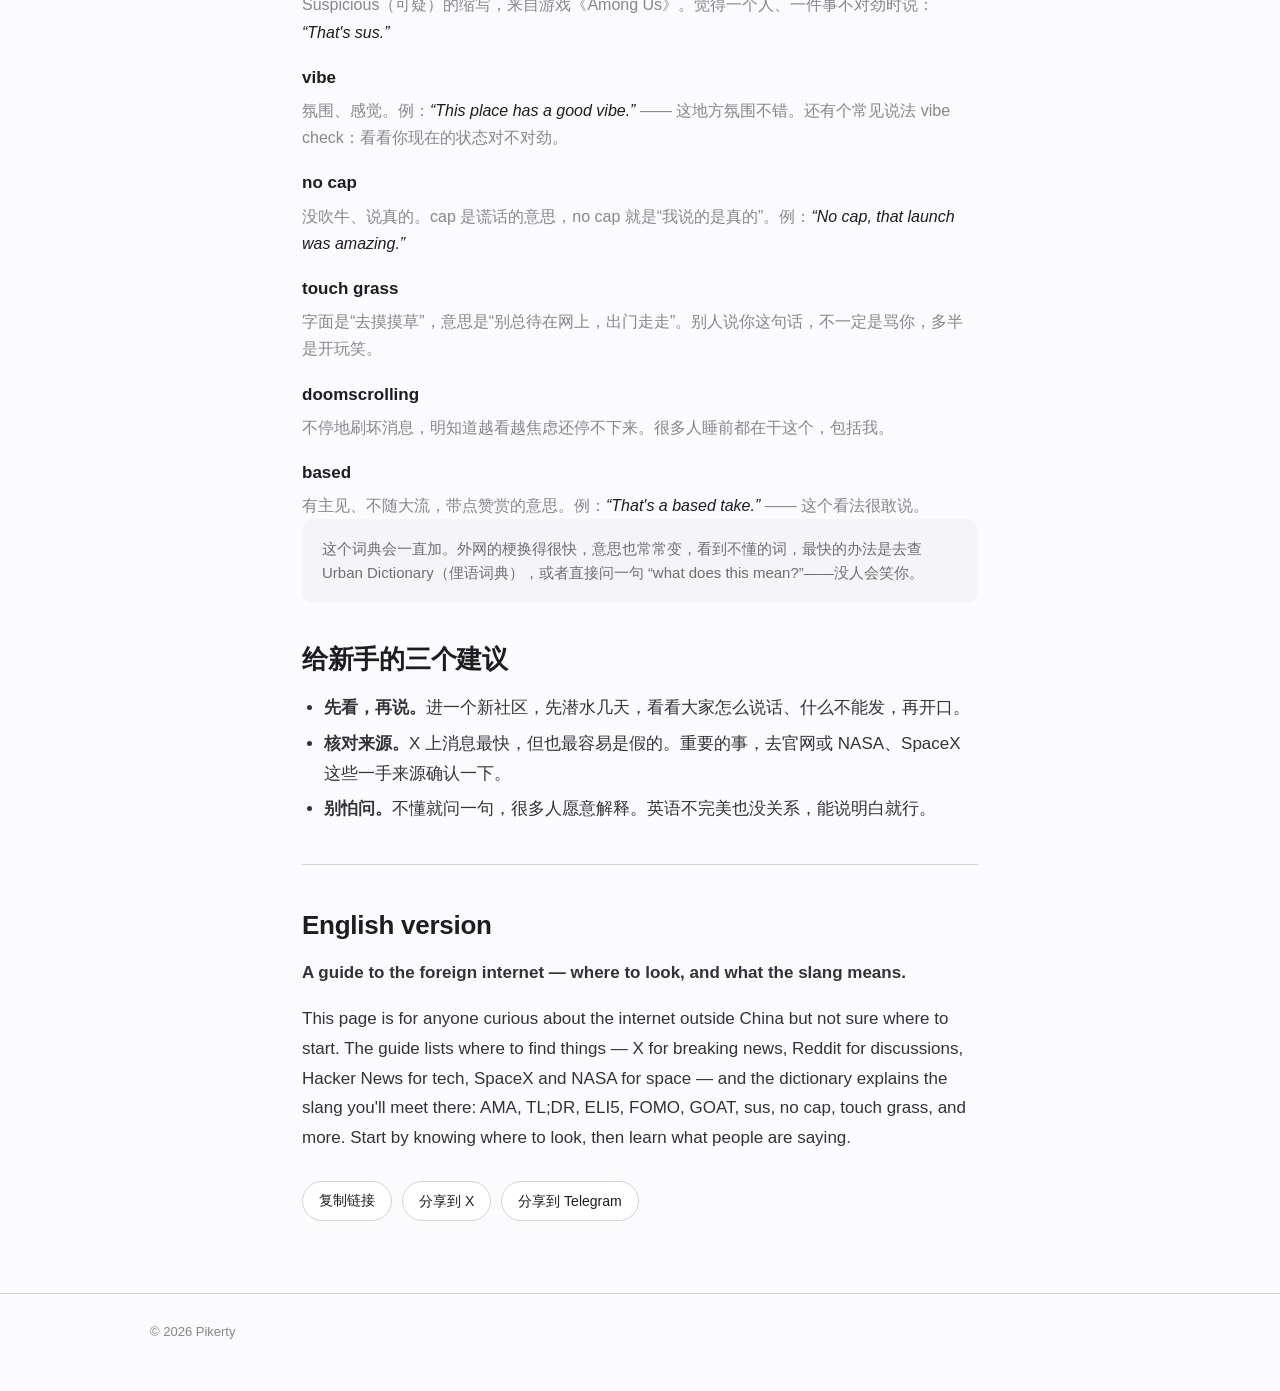
<file: guide.html>
<!DOCTYPE html>
<html lang="zh-CN">
<head>
<meta charset="UTF-8">
<meta name="viewport" content="width=device-width, initial-scale=1.0">
<title>外网导航与文化词典 — Pikerty</title>
<meta name="description" content="Pikerty 的外网指南：从哪里看 SpaceX、科技前沿和外网文化，以及那些英文缩写和梗是什么意思。">
<link rel="icon" type="image/svg+xml" href="/favicon.svg">
<link rel="canonical" href="https://Pikerty.github.io/guide.html">
<meta property="og:type" content="website">
<meta property="og:site_name" content="Pikerty">
<meta property="og:title" content="外网导航与文化词典 — Pikerty">
<meta property="og:description" content="Pikerty 的外网指南：从哪里看 SpaceX、科技前沿和外网文化，以及那些英文缩写和梗是什么意思。">
<meta property="og:url" content="https://Pikerty.github.io/guide.html">
<meta property="og:image" content="https://Pikerty.github.io/assets/hero-mountain.jpg">
<meta name="twitter:card" content="summary_large_image">
<link rel="stylesheet" href="style.css">
<script>
(function(){try{var t=localStorage.getItem('pikerty-theme');if(!t){t=window.matchMedia('(prefers-color-scheme: dark)').matches?'dark':'light';}document.documentElement.setAttribute('data-theme',t);}catch(e){}})();
</script>
</head>
<body>
<div class="progress" id="progressBar" aria-hidden="true"></div>
<header class="nav"><div class="nav-inner">
<a class="logo" href="index.html">Pikerty</a>
<button class="lang-btn" id="themeBtn" type="button" aria-label="切换夜间模式">夜间模式</button>
<nav class="nav-links"><a href="index.html#latest">最新文章</a><a href="guide.html">外网指南</a><a href="ielts.html">考试指南</a><a href="index.html#research">前沿科研</a><a href="index.html#about">关于我</a></nav>
</div></header>
<main class="article">
<p><a class="back" href="index.html">← 返回首页 / Back</a></p>
<span class="tag">Guide · 指南</span>
<h1>外网导航与文化词典</h1>
<p class="meta">常驻页面 · 持续更新 · Pikerty</p>

<p>这个页面是给想了解外网、但不知道从哪里开始的人准备的。分两部分：<strong>导航</strong>告诉你去哪里看，<strong>词典</strong>告诉你别人说的那些词是什么意思。先知道去哪看，再看懂别人在说什么。</p>
<p>提醒一句：下面这些都是公开网站，但有的在国内直接打不开，需要你自己解决网络问题。链接本身都是各站的官方地址。</p>

<h2>导航一：社交与讨论 — 大家在聊什么</h2>
<div class="guide-grid">
<a class="guide-card" href="https://x.com" target="_blank" rel="noopener">
<h3>X（原 Twitter） ↗</h3>
<p>最快的外网消息源。SpaceX、NASA、OpenAI 这些官方账号都在上面发第一手消息。入门办法：先关注几个官方账号，再看它们的回复区。</p>
</a>
<a class="guide-card" href="https://www.reddit.com" target="_blank" rel="noopener">
<h3>Reddit ↗</h3>
<p>按话题分版块的论坛，每个版块叫 subreddit。推荐先逛 r/space（航天）、r/technology（科技）、r/explainlikeimfive（通俗解释）。</p>
</a>
<a class="guide-card" href="https://www.youtube.com" target="_blank" rel="noopener">
<h3>YouTube ↗</h3>
<p>外网最大的视频站。SpaceX 的发射直播、NASA 的发布会、科技博主的长视频都在这里。看不懂可以开英文字幕，顺便练听力。</p>
</a>
<a class="guide-card" href="https://discord.com" target="_blank" rel="noopener">
<h3>Discord ↗</h3>
<p>按兴趣分的聊天社区，很多开源项目、游戏和学习小组都在上面。像一个个小群，进去先看公告和置顶，别一上来就发广告。</p>
</a>
</div>

<h2>导航二：科技前沿 — SpaceX、AI 这些去哪看</h2>
<div class="guide-grid">
<a class="guide-card" href="https://www.spacex.com" target="_blank" rel="noopener">
<h3>SpaceX ↗</h3>
<p>星舰、猎鹰火箭、星链的官方消息都在官网和它的 X 账号上。发射前会公布直播时间，发射时看直播比看二手消息准得多。</p>
</a>
<a class="guide-card" href="https://news.ycombinator.com" target="_blank" rel="noopener">
<h3>Hacker News ↗</h3>
<p>创业者和程序员看的科技新闻站，没有图片和广告，只有标题和讨论。看热榜，再看评论区的高赞回复，能学到很多。</p>
</a>
<a class="guide-card" href="https://www.nasa.gov" target="_blank" rel="noopener">
<h3>NASA ↗</h3>
<p>美国宇航局官网：任务直播、图片库、科普文章都是免费的。想找权威的航天消息，先来这里核对。</p>
</a>
<a class="guide-card" href="https://arxiv.org" target="_blank" rel="noopener">
<h3>arXiv ↗</h3>
<p>论文预印本网站，AI 领域的新论文很多先发在这里。看不懂全文没关系，先读摘要（Abstract），再决定要不要深入。</p>
</a>
<a class="guide-card" href="https://github.com" target="_blank" rel="noopener">
<h3>GitHub ↗</h3>
<p>程序员的开源代码仓库。很多 AI 工具、教程和项目都在这里免费公开，能直接看到代码和更新记录。我的博客也托管在 GitHub 上。</p>
</a>
<a class="guide-card" href="https://stackoverflow.com" target="_blank" rel="noopener">
<h3>Stack Overflow ↗</h3>
<p>程序员问答站。遇到报错、写代码卡住了，先在这里搜，十有八九有人问过同样的问题。</p>
</a>
</div>

<h2>导航三：学习与阅读 — 免费的好内容</h2>
<ul>
<li><a href="https://en.wikipedia.org" target="_blank" rel="noopener">Wikipedia（维基百科）</a>：查一个概念先看这里，英文版内容最全，词条底部还有参考资料。</li>
<li><a href="https://www.coursera.org" target="_blank" rel="noopener">Coursera</a>：大学公开课，很多可以免费旁听，适合系统学一门课。</li>
<li><a href="https://ocw.mit.edu" target="_blank" rel="noopener">MIT OpenCourseWare</a>：麻省理工的免费公开课，讲义和视频都有。</li>
<li><a href="https://www.khanacademy.org" target="_blank" rel="noopener">Khan Academy（可汗学院）</a>：从数学到编程的基础课，讲得很慢很细，适合打基础。</li>
<li><a href="https://www.bbc.com/news" target="_blank" rel="noopener">BBC News</a> / <a href="https://www.reuters.com" target="_blank" rel="noopener">Reuters（路透社）</a>：看英文新闻，先从这两家开始，语言相对规范，适合练阅读。</li>
</ul>

<h2>文化词典 — 那些缩写和梗是什么意思</h2>
<p>在外网混，最先卡住的往往不是单词量，而是缩写和梗。下面这些出现频率最高，先记住它们，评论区就能看懂一半。</p>
<dl class="dict">
<dt>AMA</dt><dd>Ask Me Anything（随便问）。发帖人开个帖子，任何人都能提问，常用于名人、专家在线答疑。例：<em>“I'm an astronaut, AMA!”</em> —— 我是宇航员，随便问！</dd>
<dt>TL;DR</dt><dd>Too Long; Didn't Read（太长了，没看）。放在长文开头或结尾，表示“总结一下”。例：<em>“TL;DR: the rocket landed.”</em> —— 总结：火箭落地了。</dd>
<dt>ELI5</dt><dd>Explain Like I'm 5（像给五岁小孩解释那样讲）。要求用最简单的话讲清楚一个复杂概念，Reddit 上有个同名版块。</dd>
<dt>meme</dt><dd>梗图 / 梗。图片加一句话，靠共鸣传播。看到别人发 meme，先看图再看文字，笑点往往在反差上。</dd>
<dt>FOMO</dt><dd>Fear Of Missing Out（害怕错过）。别人都在聊一件事、你没赶上时的焦虑感。例：<em>“I bought it because of FOMO.”</em></dd>
<dt>GOAT</dt><dd>Greatest Of All Time（史上最佳）。夸一个人是某个领域最强的时候用，前面常加 the：<em>“He's the GOAT.”</em></dd>
<dt>IMO / IMHO</dt><dd>In My Opinion / In My Humble Opinion（在我看来 / 恕我直言）。发表个人看法前加，语气会柔和一点。</dd>
<dt>OP</dt><dd>Original Poster（发帖人）。讨论里提到 OP，就是指发这个帖子的人。</dd>
<dt>NSFW</dt><dd>Not Safe For Work（上班别点开）。内容不适合在公共场合看，看到这个标记先别在人多的地方点开。</dd>
<dt>IRL</dt><dd>In Real Life（在现实生活中）。和网上相对。例：<em>“We finally met IRL.”</em> —— 我们终于在现实里见面了。</dd>
<dt>DM</dt><dd>Direct Message（私信）。例：<em>“DM me for details.”</em> —— 详情请私信我。</dd>
<dt>LOL / LMAO</dt><dd>Laugh Out Loud / Laughing My Ass Off（笑死 / 笑疯了）。LMAO 比 LOL 更夸张，聊天里很常见，不用当真。</dd>
<dt>sus</dt><dd>Suspicious（可疑）的缩写，来自游戏《Among Us》。觉得一个人、一件事不对劲时说：<em>“That's sus.”</em></dd>
<dt>vibe</dt><dd>氛围、感觉。例：<em>“This place has a good vibe.”</em> —— 这地方氛围不错。还有个常见说法 vibe check：看看你现在的状态对不对劲。</dd>
<dt>no cap</dt><dd>没吹牛、说真的。cap 是谎话的意思，no cap 就是“我说的是真的”。例：<em>“No cap, that launch was amazing.”</em></dd>
<dt>touch grass</dt><dd>字面是“去摸摸草”，意思是“别总待在网上，出门走走”。别人说你这句话，不一定是骂你，多半是开玩笑。</dd>
<dt>doomscrolling</dt><dd>不停地刷坏消息，明知道越看越焦虑还停不下来。很多人睡前都在干这个，包括我。</dd>
<dt>based</dt><dd>有主见、不随大流，带点赞赏的意思。例：<em>“That's a based take.”</em> —— 这个看法很敢说。</dd>
</dl>

<div class="note">这个词典会一直加。外网的梗换得很快，意思也常常变，看到不懂的词，最快的办法是去查 Urban Dictionary（俚语词典），或者直接问一句 “what does this mean?”——没人会笑你。</div>

<h2>给新手的三个建议</h2>
<ul>
<li><strong>先看，再说。</strong>进一个新社区，先潜水几天，看看大家怎么说话、什么不能发，再开口。</li>
<li><strong>核对来源。</strong>X 上消息最快，但也最容易是假的。重要的事，去官网或 NASA、SpaceX 这些一手来源确认一下。</li>
<li><strong>别怕问。</strong>不懂就问一句，很多人愿意解释。英语不完美也没关系，能说明白就行。</li>
</ul>

<hr>
<h2>English version</h2>
<p><strong>A guide to the foreign internet — where to look, and what the slang means.</strong></p>
<p>This page is for anyone curious about the internet outside China but not sure where to start. The guide lists where to find things — X for breaking news, Reddit for discussions, Hacker News for tech, SpaceX and NASA for space — and the dictionary explains the slang you'll meet there: AMA, TL;DR, ELI5, FOMO, GOAT, sus, no cap, touch grass, and more. Start by knowing where to look, then learn what people are saying.</p>
<div class="share-row">
<button type="button" data-copy-link>复制链接</button>
<a href="https://x.com/intent/tweet?text=" target="_blank" rel="noopener">分享到 X</a>
<a href="https://t.me/share/url?url=" target="_blank" rel="noopener">分享到 Telegram</a>
</div>
</main>
<footer class="footer"><div class="wrap"><span>© 2026 Pikerty</span></div></footer>
<button class="to-top" id="toTop" type="button" aria-label="回到顶部">↑</button>
<script src="script.js"></script>
</body>
</html>
</file>
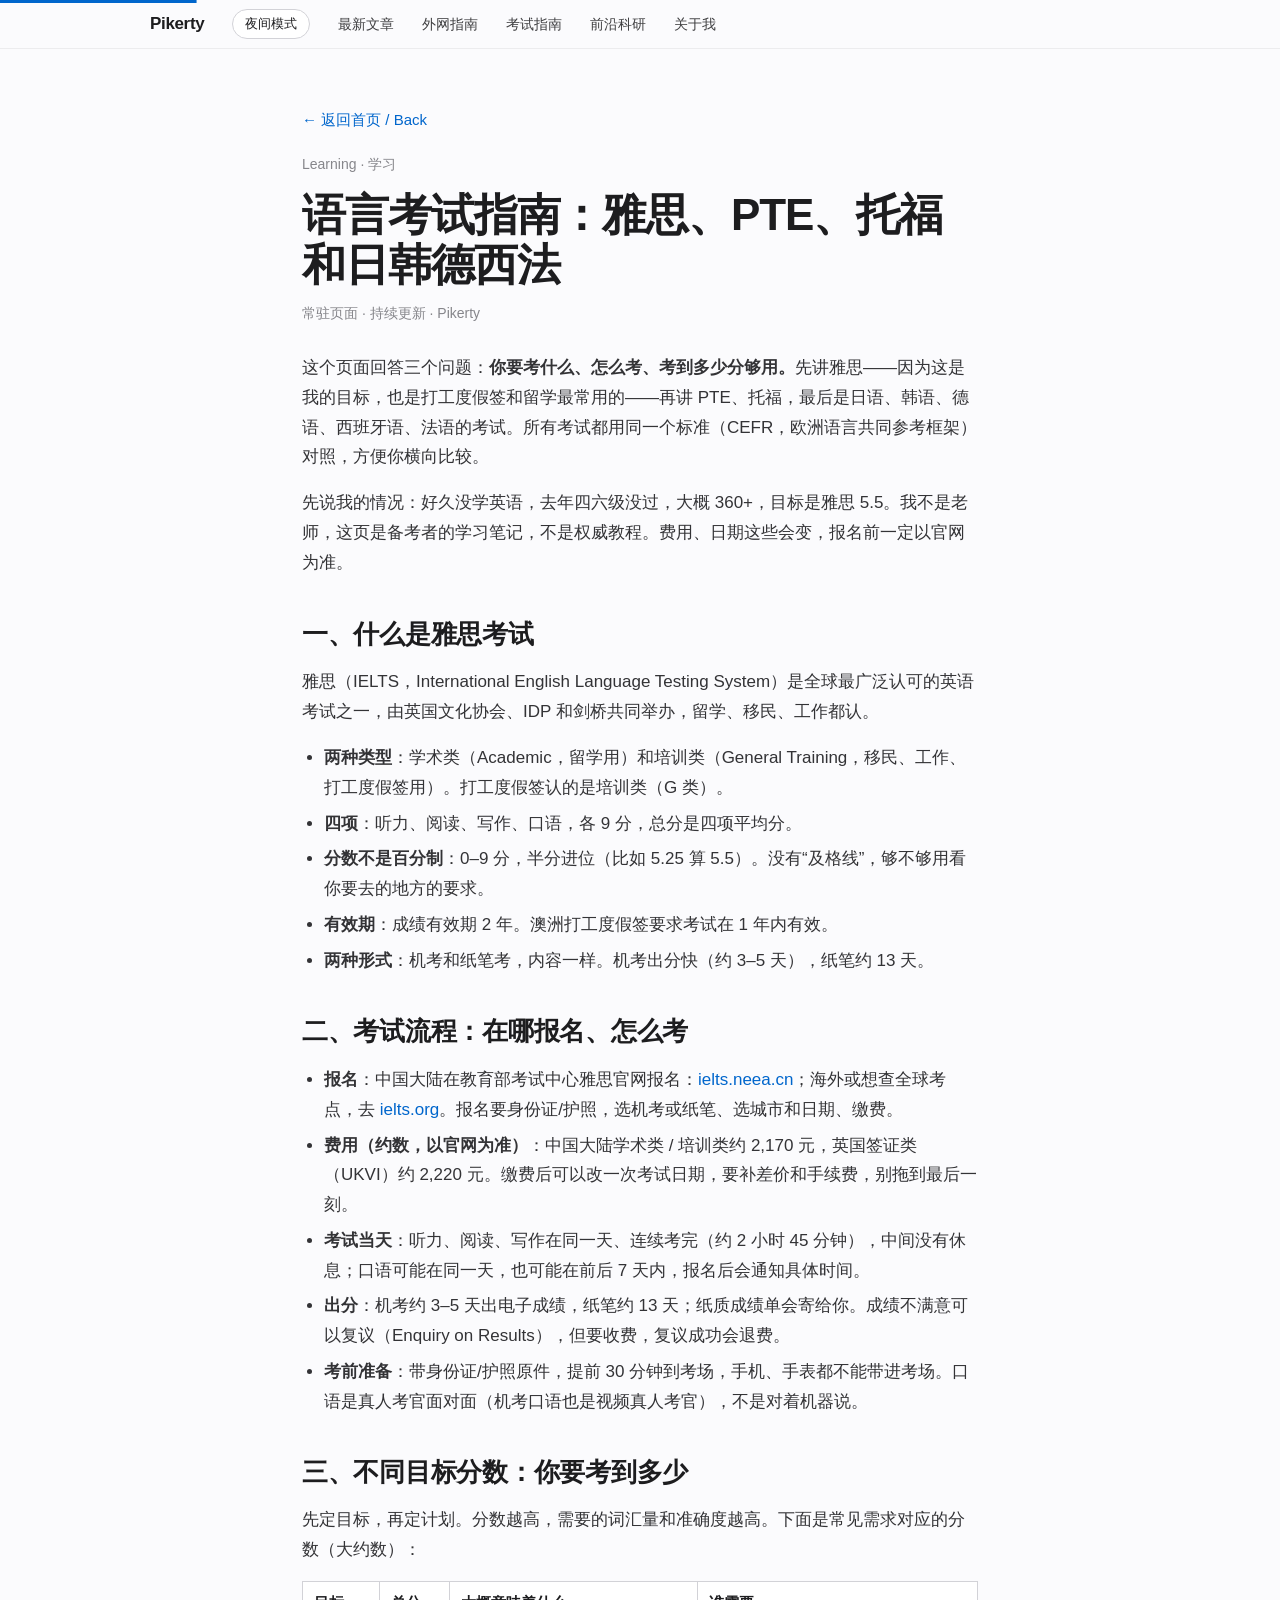
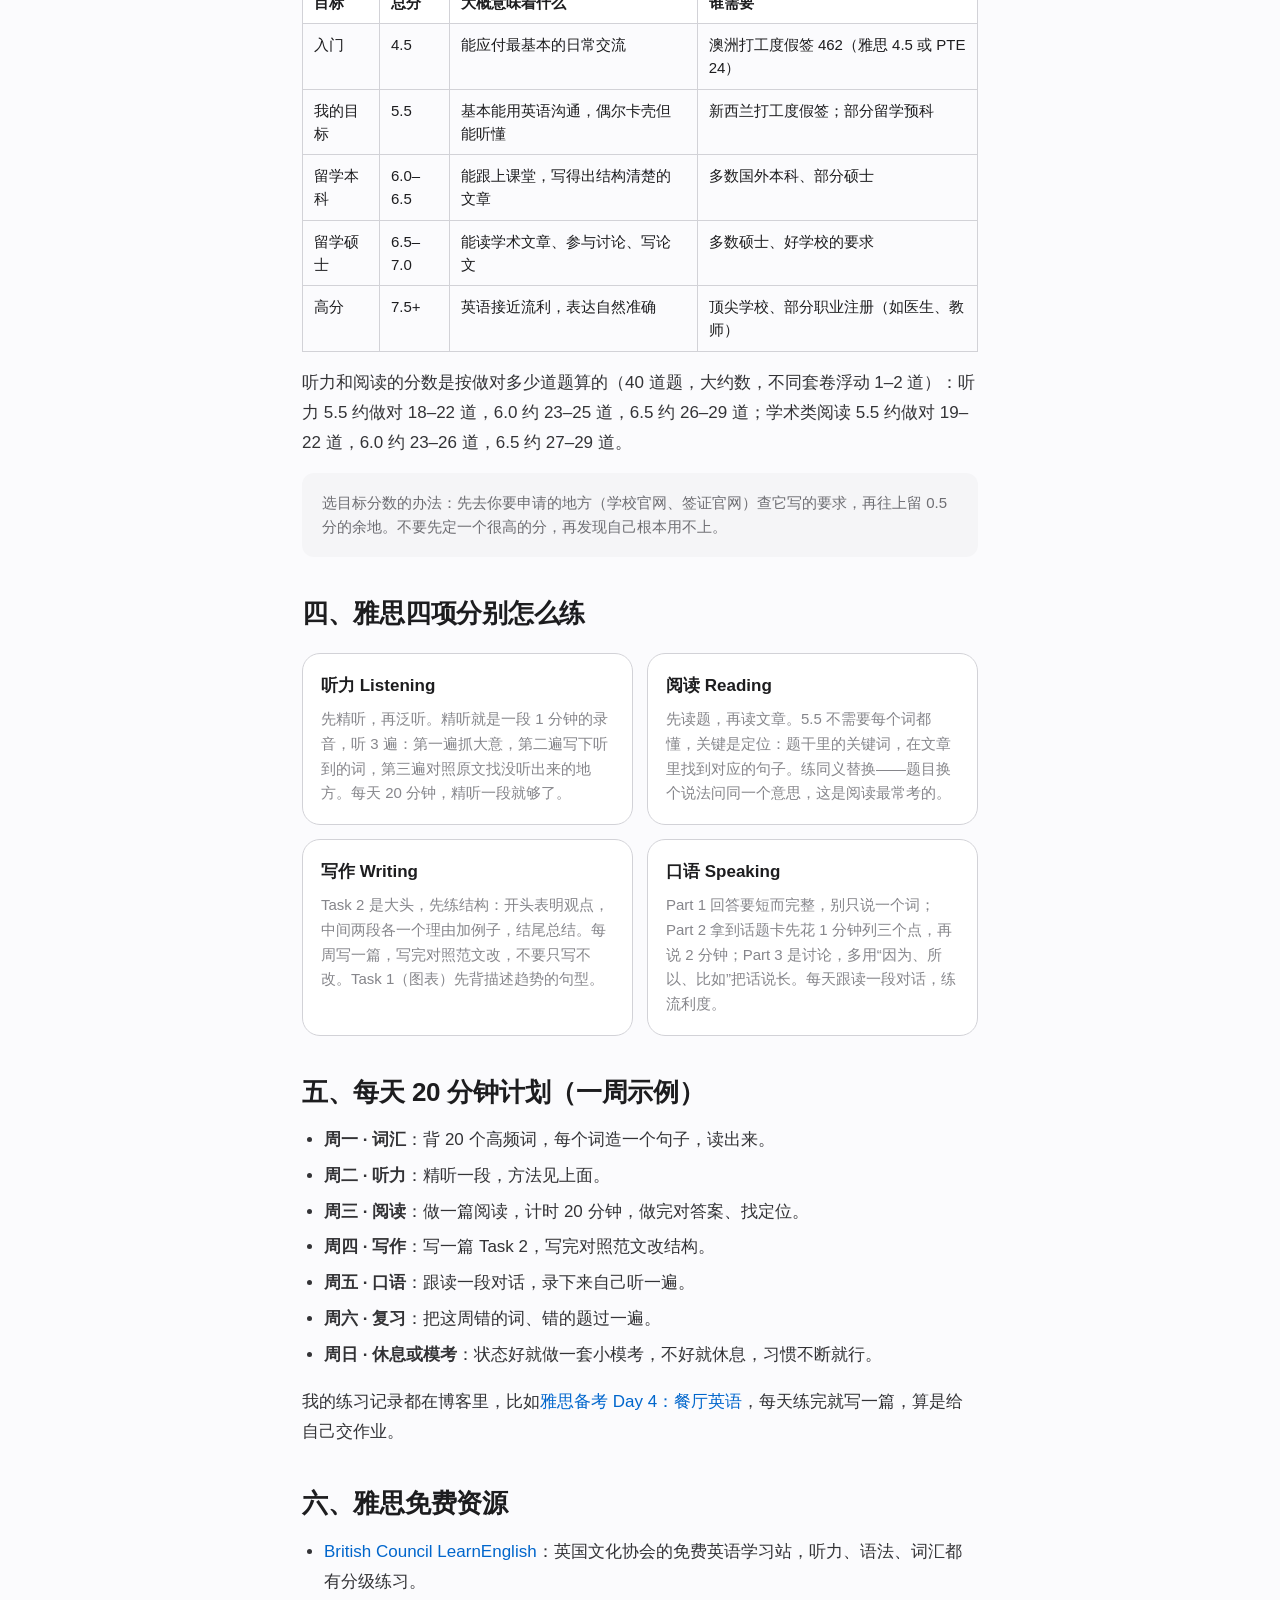
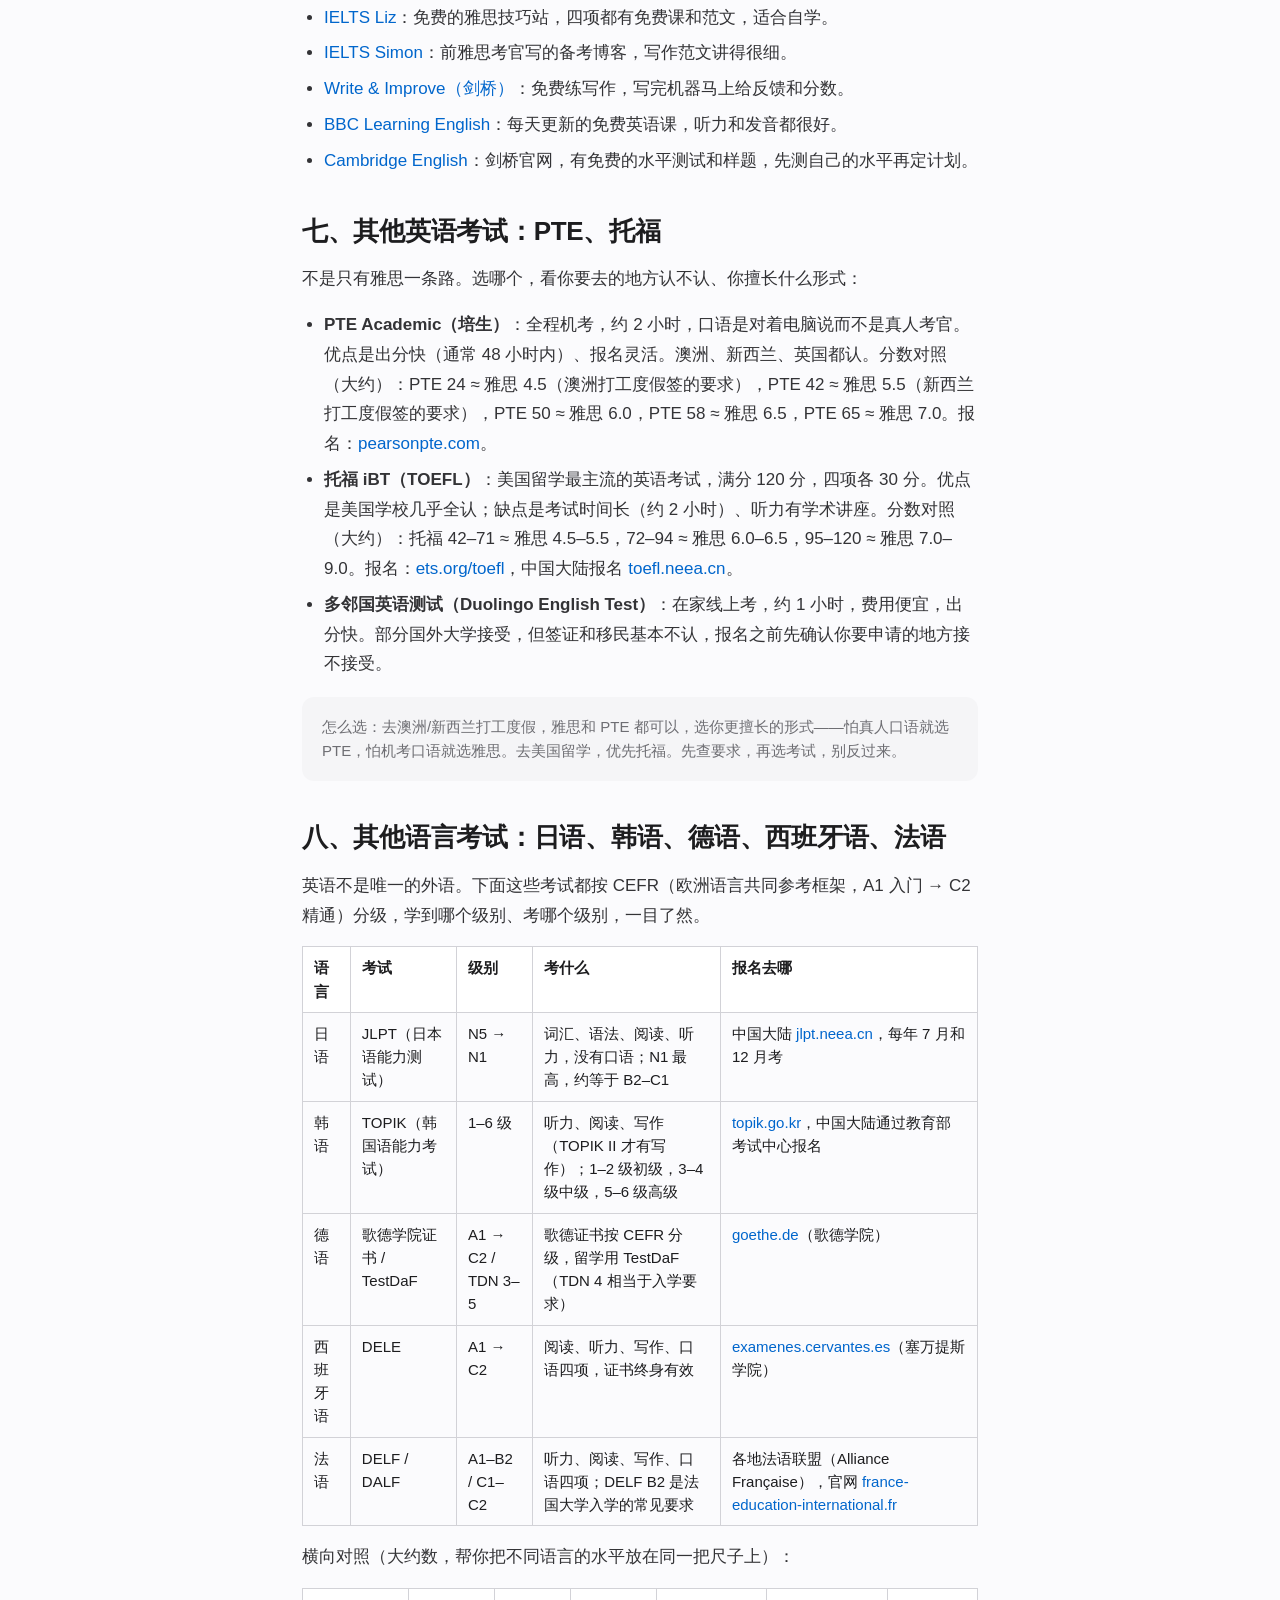
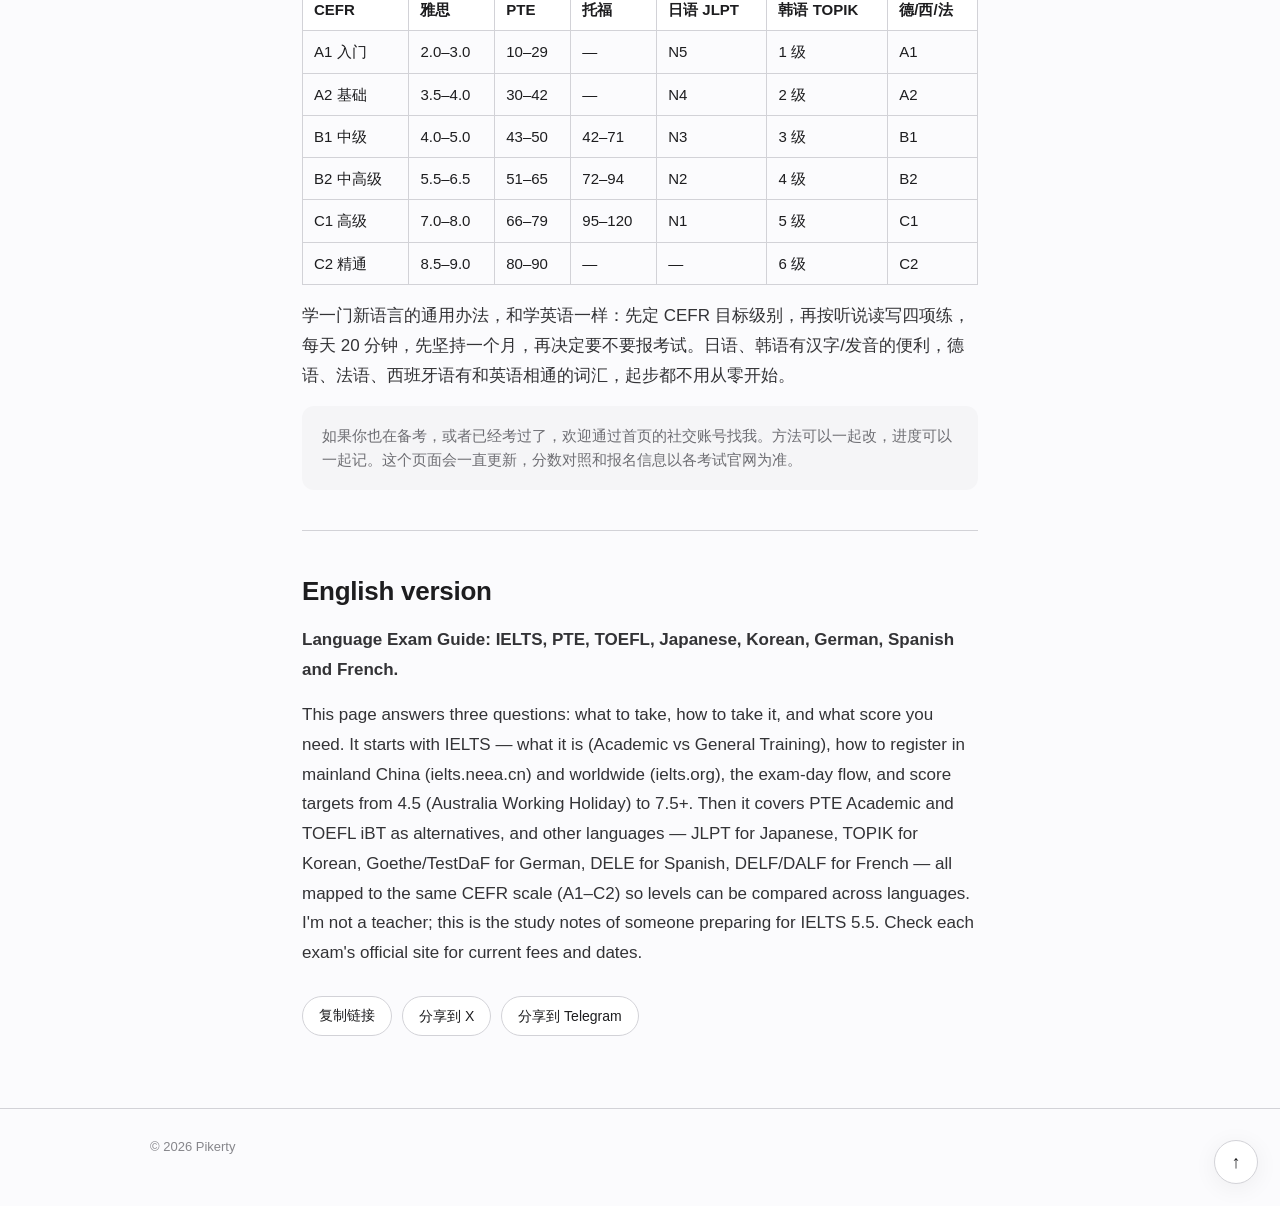
<file: ielts.html>
<!DOCTYPE html>
<html lang="zh-CN">
<head>
<meta charset="UTF-8">
<meta name="viewport" content="width=device-width, initial-scale=1.0">
<title>语言考试指南：雅思、PTE、托福和日韩德西法 — Pikerty</title>
<meta name="description" content="Pikerty 的语言考试指南：什么是雅思、考试流程、在哪报名、不同目标分数，以及 PTE、托福、日语、韩语、德语、西班牙语、法语考试。">
<link rel="icon" type="image/svg+xml" href="/favicon.svg">
<link rel="canonical" href="https://Pikerty.github.io/ielts.html">
<meta property="og:type" content="website">
<meta property="og:site_name" content="Pikerty">
<meta property="og:title" content="语言考试指南：雅思、PTE、托福和日韩德西法 — Pikerty">
<meta property="og:description" content="Pikerty 的语言考试指南：什么是雅思、考试流程、在哪报名、不同目标分数，以及 PTE、托福、日语、韩语、德语、西班牙语、法语考试。">
<meta property="og:url" content="https://Pikerty.github.io/ielts.html">
<meta property="og:image" content="https://Pikerty.github.io/assets/hero-mountain.jpg">
<meta name="twitter:card" content="summary_large_image">
<link rel="stylesheet" href="style.css">
<script>
(function(){try{var t=localStorage.getItem('pikerty-theme');if(!t){t=window.matchMedia('(prefers-color-scheme: dark)').matches?'dark':'light';}document.documentElement.setAttribute('data-theme',t);}catch(e){}})();
</script>
</head>
<body>
<div class="progress" id="progressBar" aria-hidden="true"></div>
<header class="nav"><div class="nav-inner">
<a class="logo" href="index.html">Pikerty</a>
<button class="lang-btn" id="themeBtn" type="button" aria-label="切换夜间模式">夜间模式</button>
<nav class="nav-links"><a href="index.html#latest">最新文章</a><a href="guide.html">外网指南</a><a href="ielts.html">考试指南</a><a href="index.html#research">前沿科研</a><a href="index.html#about">关于我</a></nav>
</div></header>
<main class="article">
<p><a class="back" href="index.html">← 返回首页 / Back</a></p>
<span class="tag">Learning · 学习</span>
<h1>语言考试指南：雅思、PTE、托福和日韩德西法</h1>
<p class="meta">常驻页面 · 持续更新 · Pikerty</p>

<p>这个页面回答三个问题：<strong>你要考什么、怎么考、考到多少分够用。</strong>先讲雅思——因为这是我的目标，也是打工度假签和留学最常用的——再讲 PTE、托福，最后是日语、韩语、德语、西班牙语、法语的考试。所有考试都用同一个标准（CEFR，欧洲语言共同参考框架）对照，方便你横向比较。</p>
<p>先说我的情况：好久没学英语，去年四六级没过，大概 360+，目标是雅思 5.5。我不是老师，这页是备考者的学习笔记，不是权威教程。费用、日期这些会变，报名前一定以官网为准。</p>

<h2>一、什么是雅思考试</h2>
<p>雅思（IELTS，International English Language Testing System）是全球最广泛认可的英语考试之一，由英国文化协会、IDP 和剑桥共同举办，留学、移民、工作都认。</p>
<ul>
<li><strong>两种类型</strong>：学术类（Academic，留学用）和培训类（General Training，移民、工作、打工度假签用）。打工度假签认的是培训类（G 类）。</li>
<li><strong>四项</strong>：听力、阅读、写作、口语，各 9 分，总分是四项平均分。</li>
<li><strong>分数不是百分制</strong>：0–9 分，半分进位（比如 5.25 算 5.5）。没有“及格线”，够不够用看你要去的地方的要求。</li>
<li><strong>有效期</strong>：成绩有效期 2 年。澳洲打工度假签要求考试在 1 年内有效。</li>
<li><strong>两种形式</strong>：机考和纸笔考，内容一样。机考出分快（约 3–5 天），纸笔约 13 天。</li>
</ul>

<h2>二、考试流程：在哪报名、怎么考</h2>
<ul>
<li><strong>报名</strong>：中国大陆在教育部考试中心雅思官网报名：<a href="https://ielts.neea.cn" target="_blank" rel="noopener">ielts.neea.cn</a>；海外或想查全球考点，去 <a href="https://www.ielts.org" target="_blank" rel="noopener">ielts.org</a>。报名要身份证/护照，选机考或纸笔、选城市和日期、缴费。</li>
<li><strong>费用（约数，以官网为准）</strong>：中国大陆学术类 / 培训类约 2,170 元，英国签证类（UKVI）约 2,220 元。缴费后可以改一次考试日期，要补差价和手续费，别拖到最后一刻。</li>
<li><strong>考试当天</strong>：听力、阅读、写作在同一天、连续考完（约 2 小时 45 分钟），中间没有休息；口语可能在同一天，也可能在前后 7 天内，报名后会通知具体时间。</li>
<li><strong>出分</strong>：机考约 3–5 天出电子成绩，纸笔约 13 天；纸质成绩单会寄给你。成绩不满意可以复议（Enquiry on Results），但要收费，复议成功会退费。</li>
<li><strong>考前准备</strong>：带身份证/护照原件，提前 30 分钟到考场，手机、手表都不能带进考场。口语是真人考官面对面（机考口语也是视频真人考官），不是对着机器说。</li>
</ul>

<h2>三、不同目标分数：你要考到多少</h2>
<p>先定目标，再定计划。分数越高，需要的词汇量和准确度越高。下面是常见需求对应的分数（大约数）：</p>
<table class="score-table">
<tr><th>目标</th><th>总分</th><th>大概意味着什么</th><th>谁需要</th></tr>
<tr><td>入门</td><td>4.5</td><td>能应付最基本的日常交流</td><td>澳洲打工度假签 462（雅思 4.5 或 PTE 24）</td></tr>
<tr><td>我的目标</td><td>5.5</td><td>基本能用英语沟通，偶尔卡壳但能听懂</td><td>新西兰打工度假签；部分留学预科</td></tr>
<tr><td>留学本科</td><td>6.0–6.5</td><td>能跟上课堂，写得出结构清楚的文章</td><td>多数国外本科、部分硕士</td></tr>
<tr><td>留学硕士</td><td>6.5–7.0</td><td>能读学术文章、参与讨论、写论文</td><td>多数硕士、好学校的要求</td></tr>
<tr><td>高分</td><td>7.5+</td><td>英语接近流利，表达自然准确</td><td>顶尖学校、部分职业注册（如医生、教师）</td></tr>
</table>
<p>听力和阅读的分数是按做对多少道题算的（40 道题，大约数，不同套卷浮动 1–2 道）：听力 5.5 约做对 18–22 道，6.0 约 23–25 道，6.5 约 26–29 道；学术类阅读 5.5 约做对 19–22 道，6.0 约 23–26 道，6.5 约 27–29 道。</p>
<div class="note">选目标分数的办法：先去你要申请的地方（学校官网、签证官网）查它写的要求，再往上留 0.5 分的余地。不要先定一个很高的分，再发现自己根本用不上。</div>

<h2>四、雅思四项分别怎么练</h2>
<div class="guide-grid">
<div class="guide-card">
<h3>听力 Listening</h3>
<p>先精听，再泛听。精听就是一段 1 分钟的录音，听 3 遍：第一遍抓大意，第二遍写下听到的词，第三遍对照原文找没听出来的地方。每天 20 分钟，精听一段就够了。</p>
</div>
<div class="guide-card">
<h3>阅读 Reading</h3>
<p>先读题，再读文章。5.5 不需要每个词都懂，关键是定位：题干里的关键词，在文章里找到对应的句子。练同义替换——题目换个说法问同一个意思，这是阅读最常考的。</p>
</div>
<div class="guide-card">
<h3>写作 Writing</h3>
<p>Task 2 是大头，先练结构：开头表明观点，中间两段各一个理由加例子，结尾总结。每周写一篇，写完对照范文改，不要只写不改。Task 1（图表）先背描述趋势的句型。</p>
</div>
<div class="guide-card">
<h3>口语 Speaking</h3>
<p>Part 1 回答要短而完整，别只说一个词；Part 2 拿到话题卡先花 1 分钟列三个点，再说 2 分钟；Part 3 是讨论，多用“因为、所以、比如”把话说长。每天跟读一段对话，练流利度。</p>
</div>
</div>

<h2>五、每天 20 分钟计划（一周示例）</h2>
<ul>
<li><strong>周一 · 词汇</strong>：背 20 个高频词，每个词造一个句子，读出来。</li>
<li><strong>周二 · 听力</strong>：精听一段，方法见上面。</li>
<li><strong>周三 · 阅读</strong>：做一篇阅读，计时 20 分钟，做完对答案、找定位。</li>
<li><strong>周四 · 写作</strong>：写一篇 Task 2，写完对照范文改结构。</li>
<li><strong>周五 · 口语</strong>：跟读一段对话，录下来自己听一遍。</li>
<li><strong>周六 · 复习</strong>：把这周错的词、错的题过一遍。</li>
<li><strong>周日 · 休息或模考</strong>：状态好就做一套小模考，不好就休息，习惯不断就行。</li>
</ul>
<p>我的练习记录都在博客里，比如<a href="posts/ielts-day4.html">雅思备考 Day 4：餐厅英语</a>，每天练完就写一篇，算是给自己交作业。</p>

<h2>六、雅思免费资源</h2>
<ul>
<li><a href="https://learnenglish.britishcouncil.org" target="_blank" rel="noopener">British Council LearnEnglish</a>：英国文化协会的免费英语学习站，听力、语法、词汇都有分级练习。</li>
<li><a href="https://www.ieltsliz.com" target="_blank" rel="noopener">IELTS Liz</a>：免费的雅思技巧站，四项都有免费课和范文，适合自学。</li>
<li><a href="https://www.ielts-simon.com" target="_blank" rel="noopener">IELTS Simon</a>：前雅思考官写的备考博客，写作范文讲得很细。</li>
<li><a href="https://writeandimprove.com" target="_blank" rel="noopener">Write &amp; Improve（剑桥）</a>：免费练写作，写完机器马上给反馈和分数。</li>
<li><a href="https://www.bbc.co.uk/learningenglish" target="_blank" rel="noopener">BBC Learning English</a>：每天更新的免费英语课，听力和发音都很好。</li>
<li><a href="https://www.cambridgeenglish.org" target="_blank" rel="noopener">Cambridge English</a>：剑桥官网，有免费的水平测试和样题，先测自己的水平再定计划。</li>
</ul>

<h2>七、其他英语考试：PTE、托福</h2>
<p>不是只有雅思一条路。选哪个，看你要去的地方认不认、你擅长什么形式：</p>
<ul>
<li><strong>PTE Academic（培生）</strong>：全程机考，约 2 小时，口语是对着电脑说而不是真人考官。优点是出分快（通常 48 小时内）、报名灵活。澳洲、新西兰、英国都认。分数对照（大约）：PTE 24 ≈ 雅思 4.5（澳洲打工度假签的要求），PTE 42 ≈ 雅思 5.5（新西兰打工度假签的要求），PTE 50 ≈ 雅思 6.0，PTE 58 ≈ 雅思 6.5，PTE 65 ≈ 雅思 7.0。报名：<a href="https://www.pearsonpte.com" target="_blank" rel="noopener">pearsonpte.com</a>。</li>
<li><strong>托福 iBT（TOEFL）</strong>：美国留学最主流的英语考试，满分 120 分，四项各 30 分。优点是美国学校几乎全认；缺点是考试时间长（约 2 小时）、听力有学术讲座。分数对照（大约）：托福 42–71 ≈ 雅思 4.5–5.5，72–94 ≈ 雅思 6.0–6.5，95–120 ≈ 雅思 7.0–9.0。报名：<a href="https://www.ets.org/toefl" target="_blank" rel="noopener">ets.org/toefl</a>，中国大陆报名 <a href="https://toefl.neea.cn" target="_blank" rel="noopener">toefl.neea.cn</a>。</li>
<li><strong>多邻国英语测试（Duolingo English Test）</strong>：在家线上考，约 1 小时，费用便宜，出分快。部分国外大学接受，但签证和移民基本不认，报名之前先确认你要申请的地方接不接受。</li>
</ul>
<div class="note">怎么选：去澳洲/新西兰打工度假，雅思和 PTE 都可以，选你更擅长的形式——怕真人口语就选 PTE，怕机考口语就选雅思。去美国留学，优先托福。先查要求，再选考试，别反过来。</div>

<h2>八、其他语言考试：日语、韩语、德语、西班牙语、法语</h2>
<p>英语不是唯一的外语。下面这些考试都按 CEFR（欧洲语言共同参考框架，A1 入门 → C2 精通）分级，学到哪个级别、考哪个级别，一目了然。</p>
<table class="score-table">
<tr><th>语言</th><th>考试</th><th>级别</th><th>考什么</th><th>报名去哪</th></tr>
<tr><td>日语</td><td>JLPT（日本语能力测试）</td><td>N5 → N1</td><td>词汇、语法、阅读、听力，没有口语；N1 最高，约等于 B2–C1</td><td>中国大陆 <a href="https://jlpt.neea.cn" target="_blank" rel="noopener">jlpt.neea.cn</a>，每年 7 月和 12 月考</td></tr>
<tr><td>韩语</td><td>TOPIK（韩国语能力考试）</td><td>1–6 级</td><td>听力、阅读、写作（TOPIK II 才有写作）；1–2 级初级，3–4 级中级，5–6 级高级</td><td><a href="https://www.topik.go.kr" target="_blank" rel="noopener">topik.go.kr</a>，中国大陆通过教育部考试中心报名</td></tr>
<tr><td>德语</td><td>歌德学院证书 / TestDaF</td><td>A1 → C2 / TDN 3–5</td><td>歌德证书按 CEFR 分级，留学用 TestDaF（TDN 4 相当于入学要求）</td><td><a href="https://www.goethe.de" target="_blank" rel="noopener">goethe.de</a>（歌德学院）</td></tr>
<tr><td>西班牙语</td><td>DELE</td><td>A1 → C2</td><td>阅读、听力、写作、口语四项，证书终身有效</td><td><a href="https://examenes.cervantes.es" target="_blank" rel="noopener">examenes.cervantes.es</a>（塞万提斯学院）</td></tr>
<tr><td>法语</td><td>DELF / DALF</td><td>A1–B2 / C1–C2</td><td>听力、阅读、写作、口语四项；DELF B2 是法国大学入学的常见要求</td><td>各地法语联盟（Alliance Française），官网 <a href="https://www.france-education-international.fr" target="_blank" rel="noopener">france-education-international.fr</a></td></tr>
</table>
<p>横向对照（大约数，帮你把不同语言的水平放在同一把尺子上）：</p>
<table class="score-table">
<tr><th>CEFR</th><th>雅思</th><th>PTE</th><th>托福</th><th>日语 JLPT</th><th>韩语 TOPIK</th><th>德/西/法</th></tr>
<tr><td>A1 入门</td><td>2.0–3.0</td><td>10–29</td><td>—</td><td>N5</td><td>1 级</td><td>A1</td></tr>
<tr><td>A2 基础</td><td>3.5–4.0</td><td>30–42</td><td>—</td><td>N4</td><td>2 级</td><td>A2</td></tr>
<tr><td>B1 中级</td><td>4.0–5.0</td><td>43–50</td><td>42–71</td><td>N3</td><td>3 级</td><td>B1</td></tr>
<tr><td>B2 中高级</td><td>5.5–6.5</td><td>51–65</td><td>72–94</td><td>N2</td><td>4 级</td><td>B2</td></tr>
<tr><td>C1 高级</td><td>7.0–8.0</td><td>66–79</td><td>95–120</td><td>N1</td><td>5 级</td><td>C1</td></tr>
<tr><td>C2 精通</td><td>8.5–9.0</td><td>80–90</td><td>—</td><td>—</td><td>6 级</td><td>C2</td></tr>
</table>
<p>学一门新语言的通用办法，和学英语一样：先定 CEFR 目标级别，再按听说读写四项练，每天 20 分钟，先坚持一个月，再决定要不要报考试。日语、韩语有汉字/发音的便利，德语、法语、西班牙语有和英语相通的词汇，起步都不用从零开始。</p>

<div class="note">如果你也在备考，或者已经考过了，欢迎通过首页的社交账号找我。方法可以一起改，进度可以一起记。这个页面会一直更新，分数对照和报名信息以各考试官网为准。</div>

<hr>
<h2>English version</h2>
<p><strong>Language Exam Guide: IELTS, PTE, TOEFL, Japanese, Korean, German, Spanish and French.</strong></p>
<p>This page answers three questions: what to take, how to take it, and what score you need. It starts with IELTS — what it is (Academic vs General Training), how to register in mainland China (ielts.neea.cn) and worldwide (ielts.org), the exam-day flow, and score targets from 4.5 (Australia Working Holiday) to 7.5+. Then it covers PTE Academic and TOEFL iBT as alternatives, and other languages — JLPT for Japanese, TOPIK for Korean, Goethe/TestDaF for German, DELE for Spanish, DELF/DALF for French — all mapped to the same CEFR scale (A1–C2) so levels can be compared across languages. I'm not a teacher; this is the study notes of someone preparing for IELTS 5.5. Check each exam's official site for current fees and dates.</p>
<div class="share-row">
<button type="button" data-copy-link>复制链接</button>
<a href="https://x.com/intent/tweet?text=" target="_blank" rel="noopener">分享到 X</a>
<a href="https://t.me/share/url?url=" target="_blank" rel="noopener">分享到 Telegram</a>
</div>
</main>
<footer class="footer"><div class="wrap"><span>© 2026 Pikerty</span></div></footer>
<button class="to-top" id="toTop" type="button" aria-label="回到顶部">↑</button>
<script src="script.js"></script>
</body>
</html>
</file>
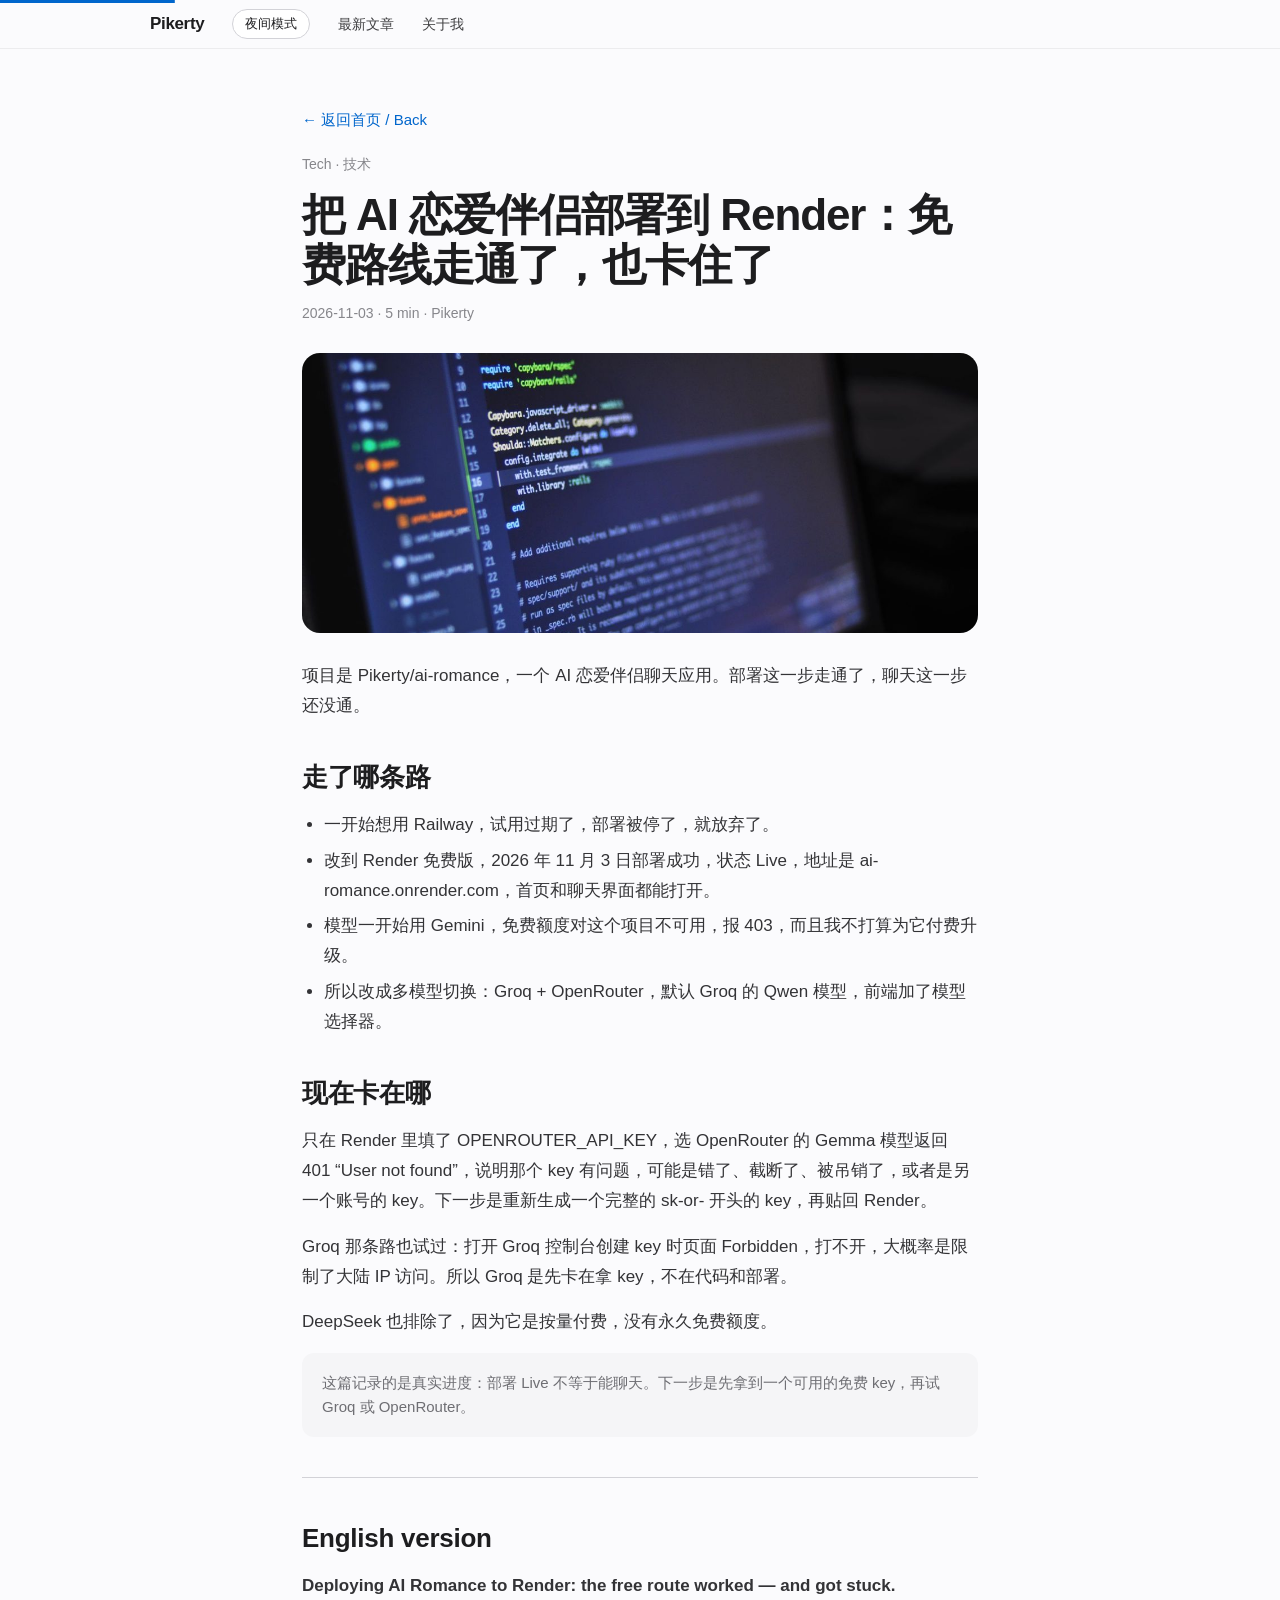
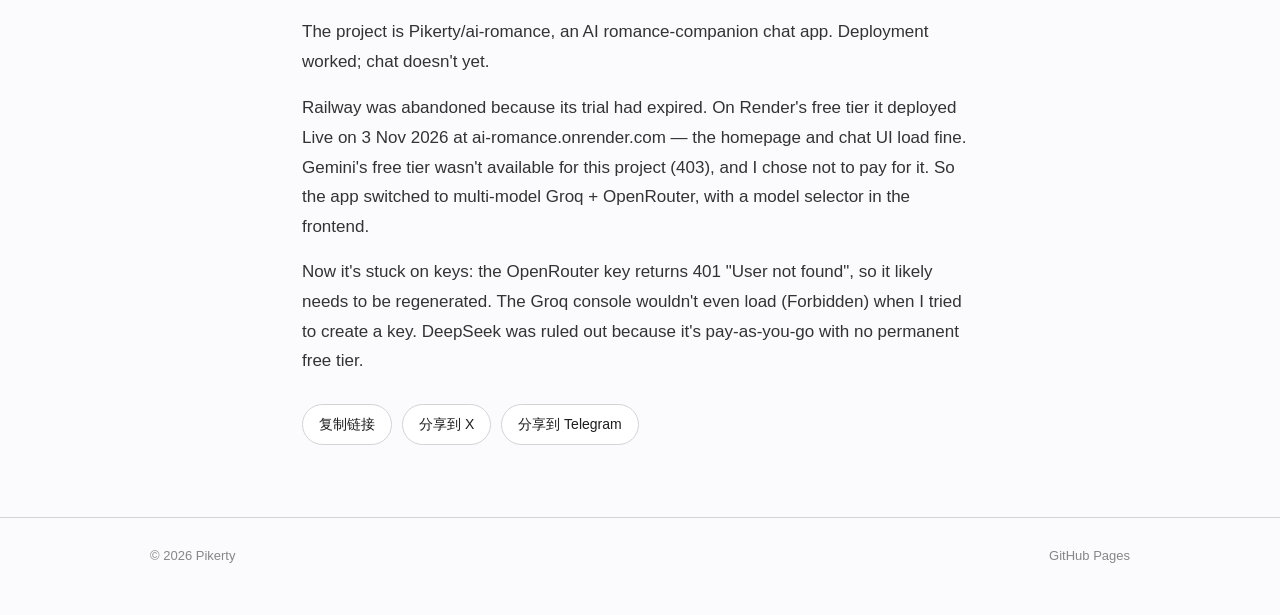
<file: posts/ai-romance.html>
<!DOCTYPE html>
<html lang="zh-CN">
<head>
<meta charset="UTF-8">
<meta name="viewport" content="width=device-width, initial-scale=1.0">
<title>把 AI 恋爱伴侣部署到 Render — Pikerty</title>
<link rel="icon" type="image/svg+xml" href="/favicon.svg">
<meta name="description" content="把 AI 恋爱伴侣 ai-romance 部署到 Render 的记录：部署走通了，聊天卡在 OpenRouter 密钥返回 401，下一步是重新生成密钥。">
<link rel="canonical" href="https://Pikerty.github.io/posts/ai-romance.html">
<meta property="og:type" content="article">
<meta property="og:site_name" content="Pikerty">
<meta property="og:title" content="把 AI 恋爱伴侣部署到 Render — Pikerty">
<meta property="og:description" content="把 AI 恋爱伴侣 ai-romance 部署到 Render 的记录：部署走通了，聊天卡在 OpenRouter 密钥返回 401，下一步是重新生成密钥。">
<meta property="og:url" content="https://Pikerty.github.io/posts/ai-romance.html">
<meta property="og:image" content="https://Pikerty.github.io/assets/code-dark.jpg">
<meta name="twitter:card" content="summary_large_image">
<link rel="stylesheet" href="../style.css">
<script>
(function(){try{var t=localStorage.getItem('pikerty-theme');if(!t){t=window.matchMedia('(prefers-color-scheme: dark)').matches?'dark':'light';}document.documentElement.setAttribute('data-theme',t);}catch(e){}})();
</script>
</head>
<body>
<div class="progress" id="progressBar" aria-hidden="true"></div>
<header class="nav"><div class="nav-inner">
<a class="logo" href="../index.html">Pikerty</a>
<button class="lang-btn" id="themeBtn" type="button" aria-label="切换夜间模式">夜间模式</button>
<nav class="nav-links"><a href="../index.html#latest">最新文章</a><a href="../index.html#about">关于我</a></nav>
</div></header>
<main class="article">
<p><a class="back" href="../index.html">← 返回首页 / Back</a></p>
<span class="tag">Tech · 技术</span>
<h1>把 AI 恋爱伴侣部署到 Render：免费路线走通了，也卡住了</h1>
<p class="meta">2026-11-03 · 5 min · Pikerty</p>

<figure class="article-hero"><img src="../assets/code-dark.jpg" width="1200" height="797" decoding="async" fetchpriority="high" alt="深色代码屏幕"></figure>

<p>项目是 Pikerty/ai-romance，一个 AI 恋爱伴侣聊天应用。部署这一步走通了，聊天这一步还没通。</p>

<h2>走了哪条路</h2>
<ul>
<li>一开始想用 Railway，试用过期了，部署被停了，就放弃了。</li>
<li>改到 Render 免费版，2026 年 11 月 3 日部署成功，状态 Live，地址是 ai-romance.onrender.com，首页和聊天界面都能打开。</li>
<li>模型一开始用 Gemini，免费额度对这个项目不可用，报 403，而且我不打算为它付费升级。</li>
<li>所以改成多模型切换：Groq + OpenRouter，默认 Groq 的 Qwen 模型，前端加了模型选择器。</li>
</ul>

<h2>现在卡在哪</h2>
<p>只在 Render 里填了 OPENROUTER_API_KEY，选 OpenRouter 的 Gemma 模型返回 401 “User not found”，说明那个 key 有问题，可能是错了、截断了、被吊销了，或者是另一个账号的 key。下一步是重新生成一个完整的 sk-or- 开头的 key，再贴回 Render。</p>
<p>Groq 那条路也试过：打开 Groq 控制台创建 key 时页面 Forbidden，打不开，大概率是限制了大陆 IP 访问。所以 Groq 是先卡在拿 key，不在代码和部署。</p>
<p>DeepSeek 也排除了，因为它是按量付费，没有永久免费额度。</p>

<div class="note">这篇记录的是真实进度：部署 Live 不等于能聊天。下一步是先拿到一个可用的免费 key，再试 Groq 或 OpenRouter。</div>

<hr>
<h2>English version</h2>
<p><strong>Deploying AI Romance to Render: the free route worked — and got stuck.</strong></p>
<p>The project is Pikerty/ai-romance, an AI romance-companion chat app. Deployment worked; chat doesn't yet.</p>
<p>Railway was abandoned because its trial had expired. On Render's free tier it deployed Live on 3 Nov 2026 at ai-romance.onrender.com — the homepage and chat UI load fine. Gemini's free tier wasn't available for this project (403), and I chose not to pay for it. So the app switched to multi-model Groq + OpenRouter, with a model selector in the frontend.</p>
<p>Now it's stuck on keys: the OpenRouter key returns 401 "User not found", so it likely needs to be regenerated. The Groq console wouldn't even load (Forbidden) when I tried to create a key. DeepSeek was ruled out because it's pay-as-you-go with no permanent free tier.</p>
<div class="share-row">
<button type="button" data-copy-link>复制链接</button>
<a href="https://x.com/intent/tweet?text=" target="_blank" rel="noopener">分享到 X</a>
<a href="https://t.me/share/url?url=" target="_blank" rel="noopener">分享到 Telegram</a>
</div>
</main>
<footer class="footer"><div class="wrap"><span>© 2026 Pikerty</span><span>GitHub Pages</span></div></footer>
<script src="../script.js"></script>
</body>
</html>
</file>
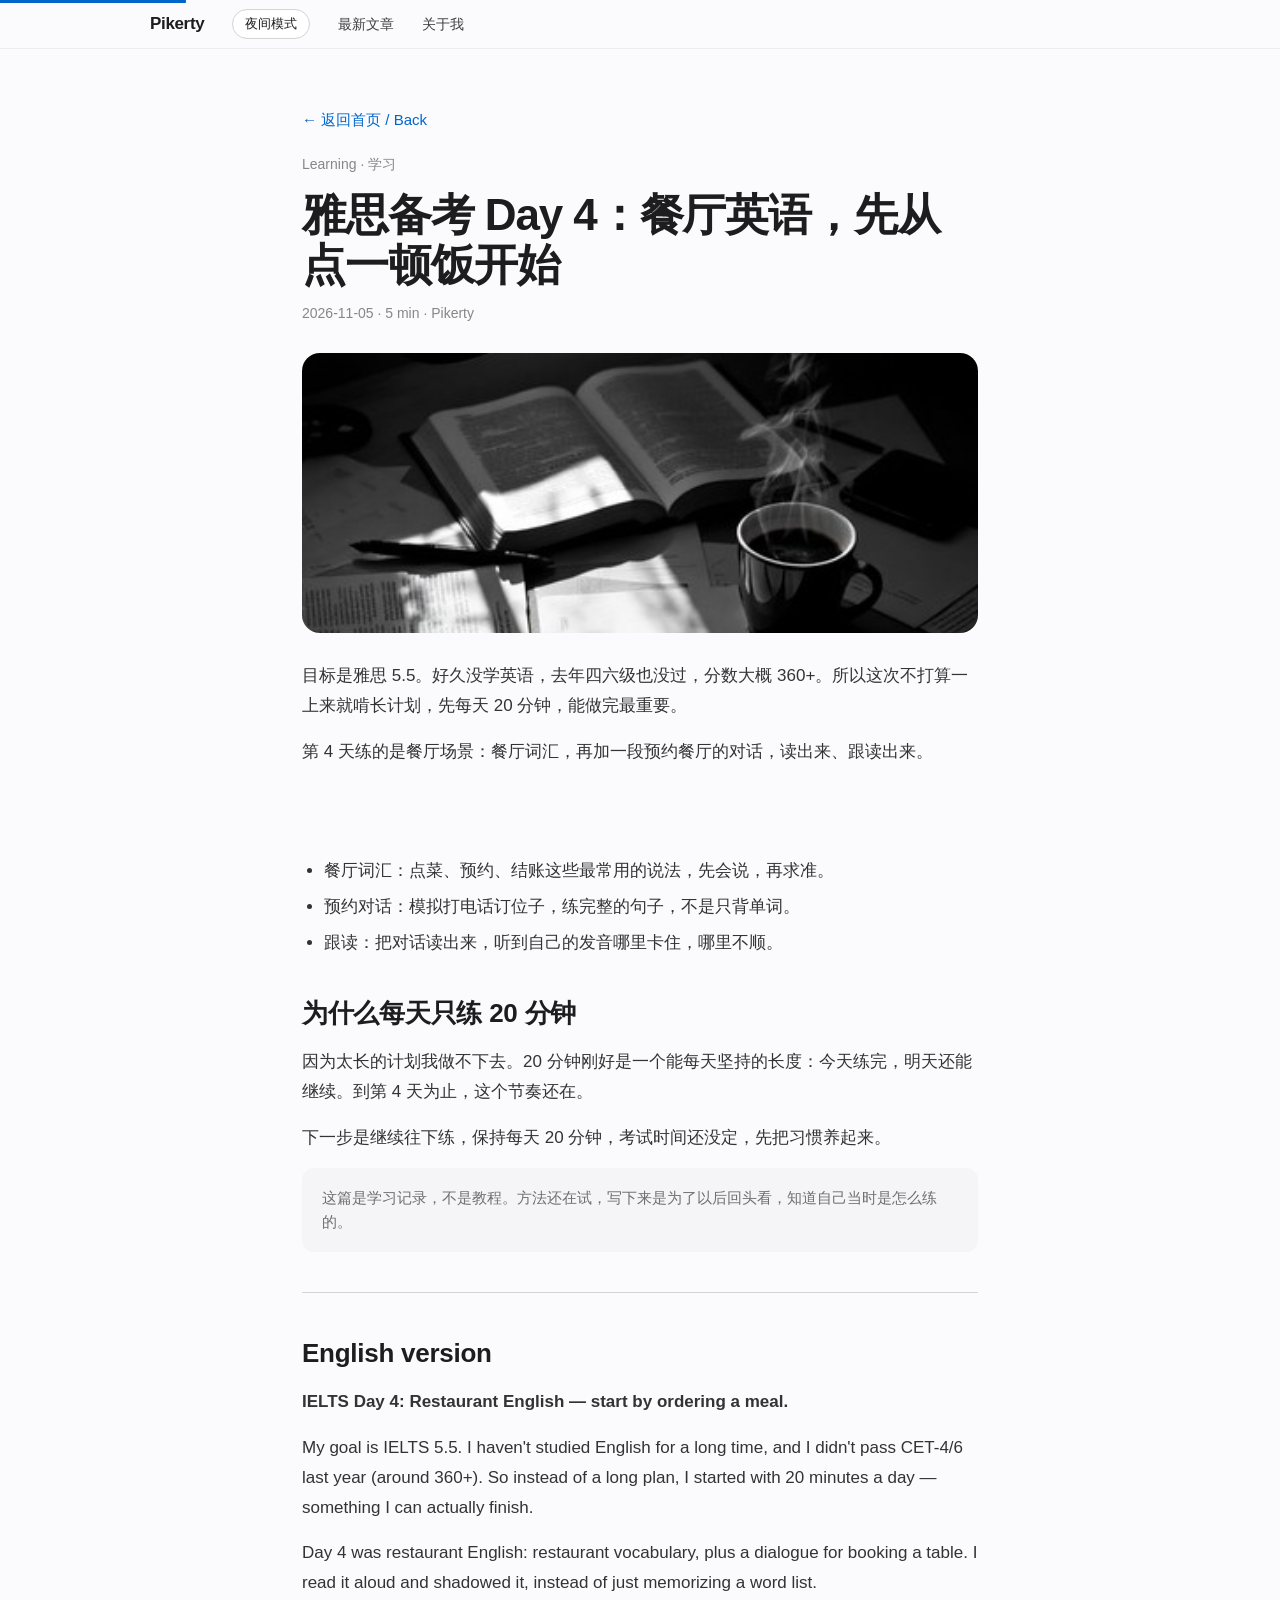
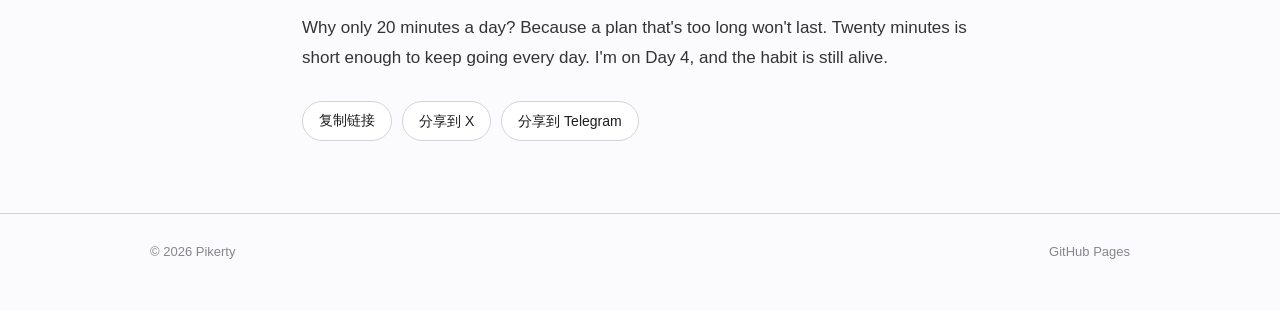
<file: posts/ielts-day4.html>
<!DOCTYPE html>
<html lang="zh-CN">
<head>
<meta charset="UTF-8">
<meta name="viewport" content="width=device-width, initial-scale=1.0">
<title>雅思备考 Day 4：餐厅英语 — Pikerty</title>
<link rel="icon" type="image/svg+xml" href="/favicon.svg">
<meta name="description" content="雅思备考 Day 4：目标 5.5，每天 20 分钟，今天练餐厅场景 — 餐厅词汇加一段预约餐厅的对话跟读。">
<link rel="canonical" href="https://Pikerty.github.io/posts/ielts-day4.html">
<meta property="og:type" content="article">
<meta property="og:site_name" content="Pikerty">
<meta property="og:title" content="雅思备考 Day 4：餐厅英语 — Pikerty">
<meta property="og:description" content="雅思备考 Day 4：目标 5.5，每天 20 分钟，今天练餐厅场景 — 餐厅词汇加一段预约餐厅的对话跟读。">
<meta property="og:url" content="https://Pikerty.github.io/posts/ielts-day4.html">
<meta property="og:image" content="https://Pikerty.github.io/assets/study-desk.jpg">
<meta name="twitter:card" content="summary_large_image">
<link rel="stylesheet" href="../style.css">
<script>
(function(){try{var t=localStorage.getItem('pikerty-theme');if(!t){t=window.matchMedia('(prefers-color-scheme: dark)').matches?'dark':'light';}document.documentElement.setAttribute('data-theme',t);}catch(e){}})();
</script>
</head>
<body>
<div class="progress" id="progressBar" aria-hidden="true"></div>
<header class="nav"><div class="nav-inner">
<a class="logo" href="../index.html">Pikerty</a>
<button class="lang-btn" id="themeBtn" type="button" aria-label="切换夜间模式">夜间模式</button>
<nav class="nav-links"><a href="../index.html#latest">最新文章</a><a href="../index.html#about">关于我</a></nav>
</div></header>
<main class="article">
<p><a class="back" href="../index.html">← 返回首页 / Back</a></p>
<span class="tag">Learning · 学习</span>
<h1>雅思备考 Day 4：餐厅英语，先从点一顿饭开始</h1>
<p class="meta">2026-11-05 · 5 min · Pikerty</p>

<figure class="article-hero"><img src="../assets/study-desk.jpg" width="384" height="672" decoding="async" fetchpriority="high" alt="深夜书桌：书、咖啡与台灯"></figure>

<p>目标是雅思 5.5。好久没学英语，去年四六级也没过，分数大概 360+。所以这次不打算一上来就啃长计划，先每天 20 分钟，能做完最重要。</p>
<p>第 4 天练的是餐厅场景：餐厅词汇，再加一段预约餐厅的对话，读出来、跟读出来。</p>

<h2>今天练了什么</h2>
<ul>
<li>餐厅词汇：点菜、预约、结账这些最常用的说法，先会说，再求准。</li>
<li>预约对话：模拟打电话订位子，练完整的句子，不是只背单词。</li>
<li>跟读：把对话读出来，听到自己的发音哪里卡住，哪里不顺。</li>
</ul>

<h2>为什么每天只练 20 分钟</h2>
<p>因为太长的计划我做不下去。20 分钟刚好是一个能每天坚持的长度：今天练完，明天还能继续。到第 4 天为止，这个节奏还在。</p>
<p>下一步是继续往下练，保持每天 20 分钟，考试时间还没定，先把习惯养起来。</p>

<div class="note">这篇是学习记录，不是教程。方法还在试，写下来是为了以后回头看，知道自己当时是怎么练的。</div>

<hr>
<h2>English version</h2>
<p><strong>IELTS Day 4: Restaurant English — start by ordering a meal.</strong></p>
<p>My goal is IELTS 5.5. I haven't studied English for a long time, and I didn't pass CET-4/6 last year (around 360+). So instead of a long plan, I started with 20 minutes a day — something I can actually finish.</p>
<p>Day 4 was restaurant English: restaurant vocabulary, plus a dialogue for booking a table. I read it aloud and shadowed it, instead of just memorizing a word list.</p>
<p>Why only 20 minutes a day? Because a plan that's too long won't last. Twenty minutes is short enough to keep going every day. I'm on Day 4, and the habit is still alive.</p>
<div class="share-row">
<button type="button" data-copy-link>复制链接</button>
<a href="https://x.com/intent/tweet?text=" target="_blank" rel="noopener">分享到 X</a>
<a href="https://t.me/share/url?url=" target="_blank" rel="noopener">分享到 Telegram</a>
</div>
</main>
<footer class="footer"><div class="wrap"><span>© 2026 Pikerty</span><span>GitHub Pages</span></div></footer>
<script src="../script.js"></script>
</body>
</html>
</file>
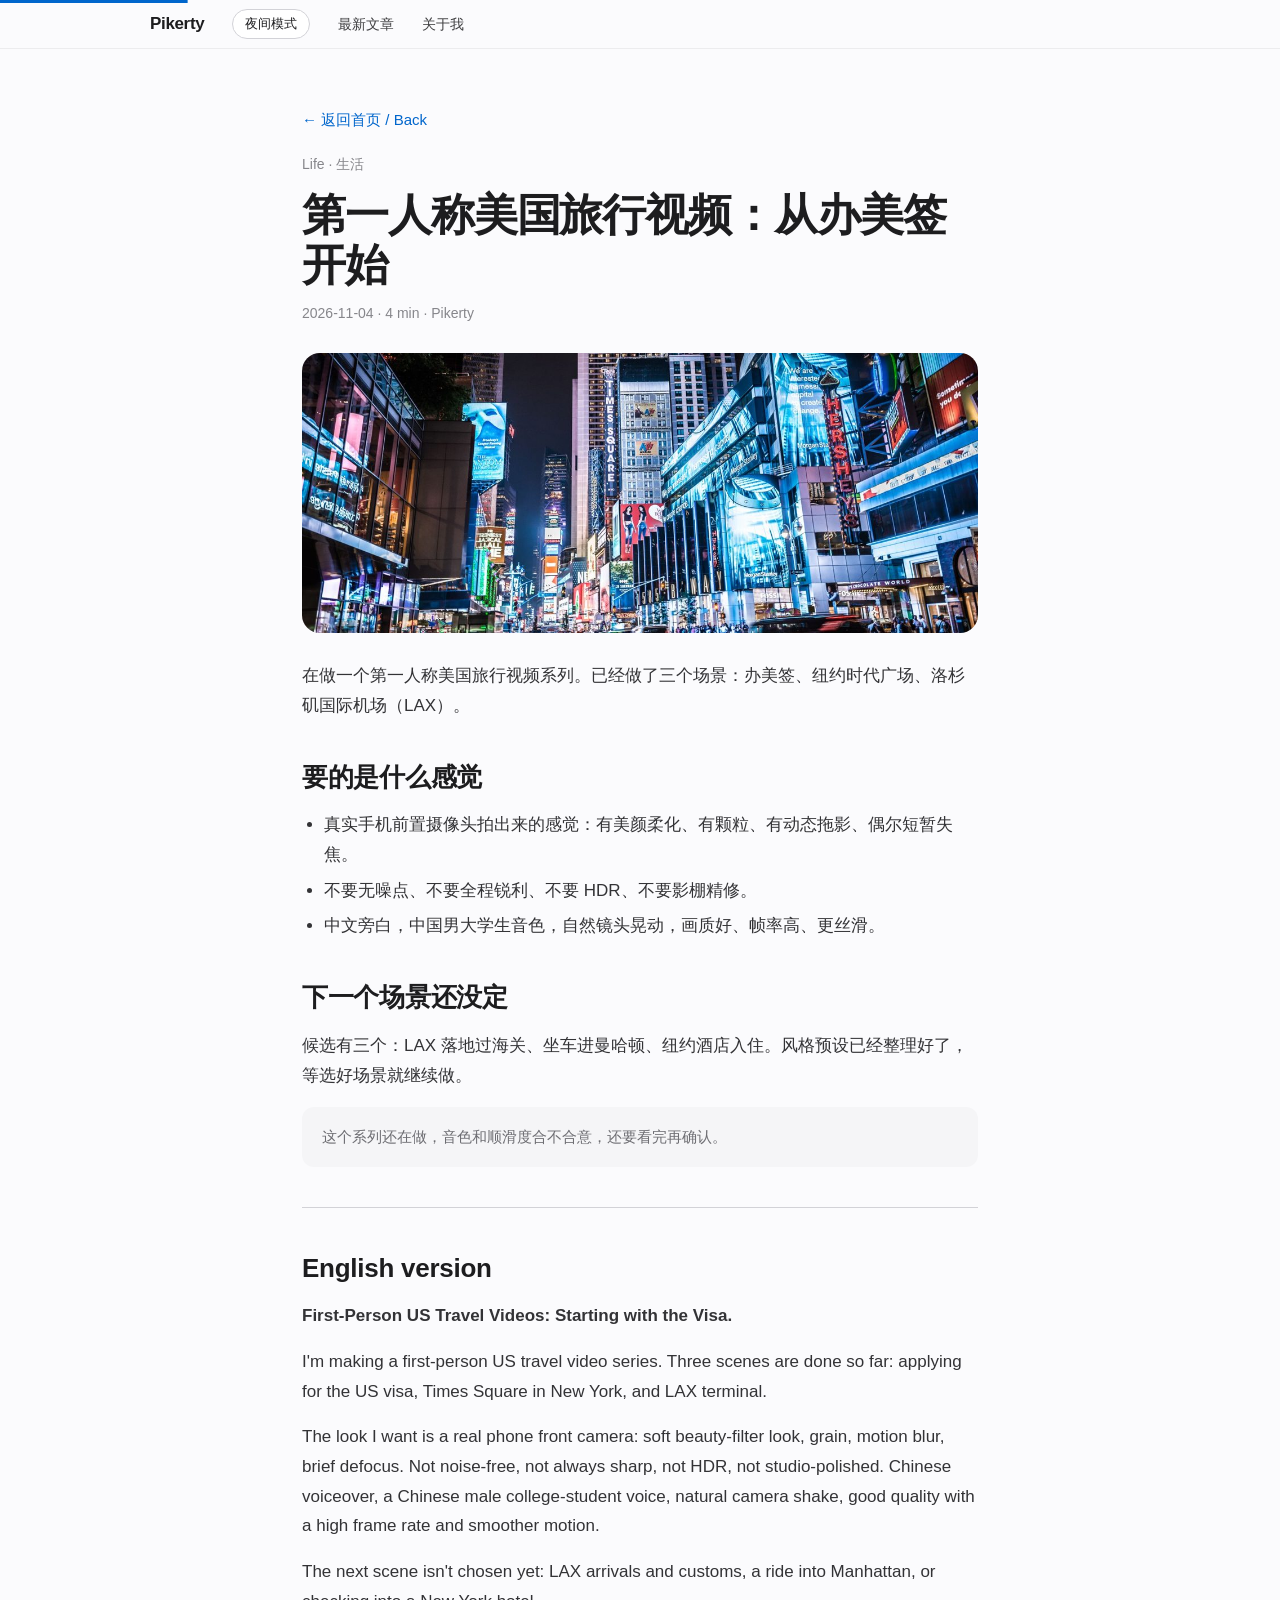
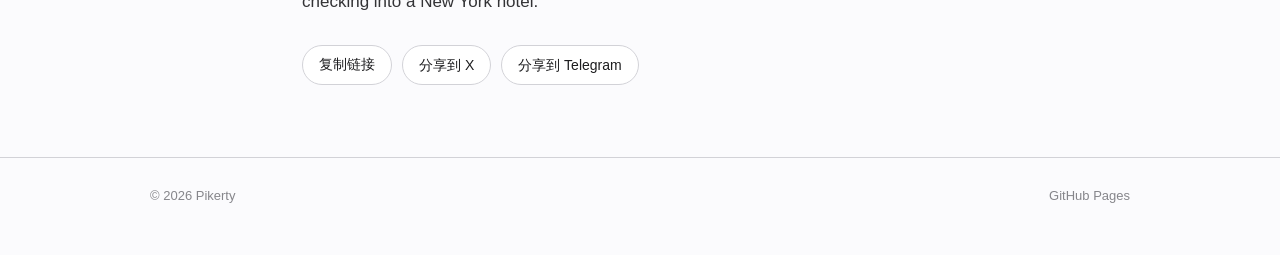
<file: posts/travel-video.html>
<!DOCTYPE html>
<html lang="zh-CN">
<head>
<meta charset="UTF-8">
<meta name="viewport" content="width=device-width, initial-scale=1.0">
<title>第一人称美国旅行视频：从办美签开始 — Pikerty</title>
<link rel="icon" type="image/svg+xml" href="/favicon.svg">
<meta name="description" content="第一人称美国旅行视频系列记录：已完成办美签、纽约时代广场、洛杉矶国际机场三个场景，风格预设与下一场候选。">
<link rel="canonical" href="https://Pikerty.github.io/posts/travel-video.html">
<meta property="og:type" content="article">
<meta property="og:site_name" content="Pikerty">
<meta property="og:title" content="第一人称美国旅行视频：从办美签开始 — Pikerty">
<meta property="og:description" content="第一人称美国旅行视频系列记录：已完成办美签、纽约时代广场、洛杉矶国际机场三个场景，风格预设与下一场候选。">
<meta property="og:url" content="https://Pikerty.github.io/posts/travel-video.html">
<meta property="og:image" content="https://Pikerty.github.io/assets/times-square.jpg">
<meta name="twitter:card" content="summary_large_image">
<link rel="stylesheet" href="../style.css">
<script>
(function(){try{var t=localStorage.getItem('pikerty-theme');if(!t){t=window.matchMedia('(prefers-color-scheme: dark)').matches?'dark':'light';}document.documentElement.setAttribute('data-theme',t);}catch(e){}})();
</script>
</head>
<body>
<div class="progress" id="progressBar" aria-hidden="true"></div>
<header class="nav"><div class="nav-inner">
<a class="logo" href="../index.html">Pikerty</a>
<button class="lang-btn" id="themeBtn" type="button" aria-label="切换夜间模式">夜间模式</button>
<nav class="nav-links"><a href="../index.html#latest">最新文章</a><a href="../index.html#about">关于我</a></nav>
</div></header>
<main class="article">
<p><a class="back" href="../index.html">← 返回首页 / Back</a></p>
<span class="tag">Life · 生活</span>
<h1>第一人称美国旅行视频：从办美签开始</h1>
<p class="meta">2026-11-04 · 4 min · Pikerty</p>

<figure class="article-hero"><img src="../assets/times-square.jpg" width="1200" height="801" decoding="async" fetchpriority="high" alt="纽约时代广场夜景"></figure>

<p>在做一个第一人称美国旅行视频系列。已经做了三个场景：办美签、纽约时代广场、洛杉矶国际机场（LAX）。</p>

<h2>要的是什么感觉</h2>
<ul>
<li>真实手机前置摄像头拍出来的感觉：有美颜柔化、有颗粒、有动态拖影、偶尔短暂失焦。</li>
<li>不要无噪点、不要全程锐利、不要 HDR、不要影棚精修。</li>
<li>中文旁白，中国男大学生音色，自然镜头晃动，画质好、帧率高、更丝滑。</li>
</ul>

<h2>下一个场景还没定</h2>
<p>候选有三个：LAX 落地过海关、坐车进曼哈顿、纽约酒店入住。风格预设已经整理好了，等选好场景就继续做。</p>

<div class="note">这个系列还在做，音色和顺滑度合不合意，还要看完再确认。</div>

<hr>
<h2>English version</h2>
<p><strong>First-Person US Travel Videos: Starting with the Visa.</strong></p>
<p>I'm making a first-person US travel video series. Three scenes are done so far: applying for the US visa, Times Square in New York, and LAX terminal.</p>
<p>The look I want is a real phone front camera: soft beauty-filter look, grain, motion blur, brief defocus. Not noise-free, not always sharp, not HDR, not studio-polished. Chinese voiceover, a Chinese male college-student voice, natural camera shake, good quality with a high frame rate and smoother motion.</p>
<p>The next scene isn't chosen yet: LAX arrivals and customs, a ride into Manhattan, or checking into a New York hotel.</p>
<div class="share-row">
<button type="button" data-copy-link>复制链接</button>
<a href="https://x.com/intent/tweet?text=" target="_blank" rel="noopener">分享到 X</a>
<a href="https://t.me/share/url?url=" target="_blank" rel="noopener">分享到 Telegram</a>
</div>
</main>
<footer class="footer"><div class="wrap"><span>© 2026 Pikerty</span><span>GitHub Pages</span></div></footer>
<script src="../script.js"></script>
</body>
</html>
</file>
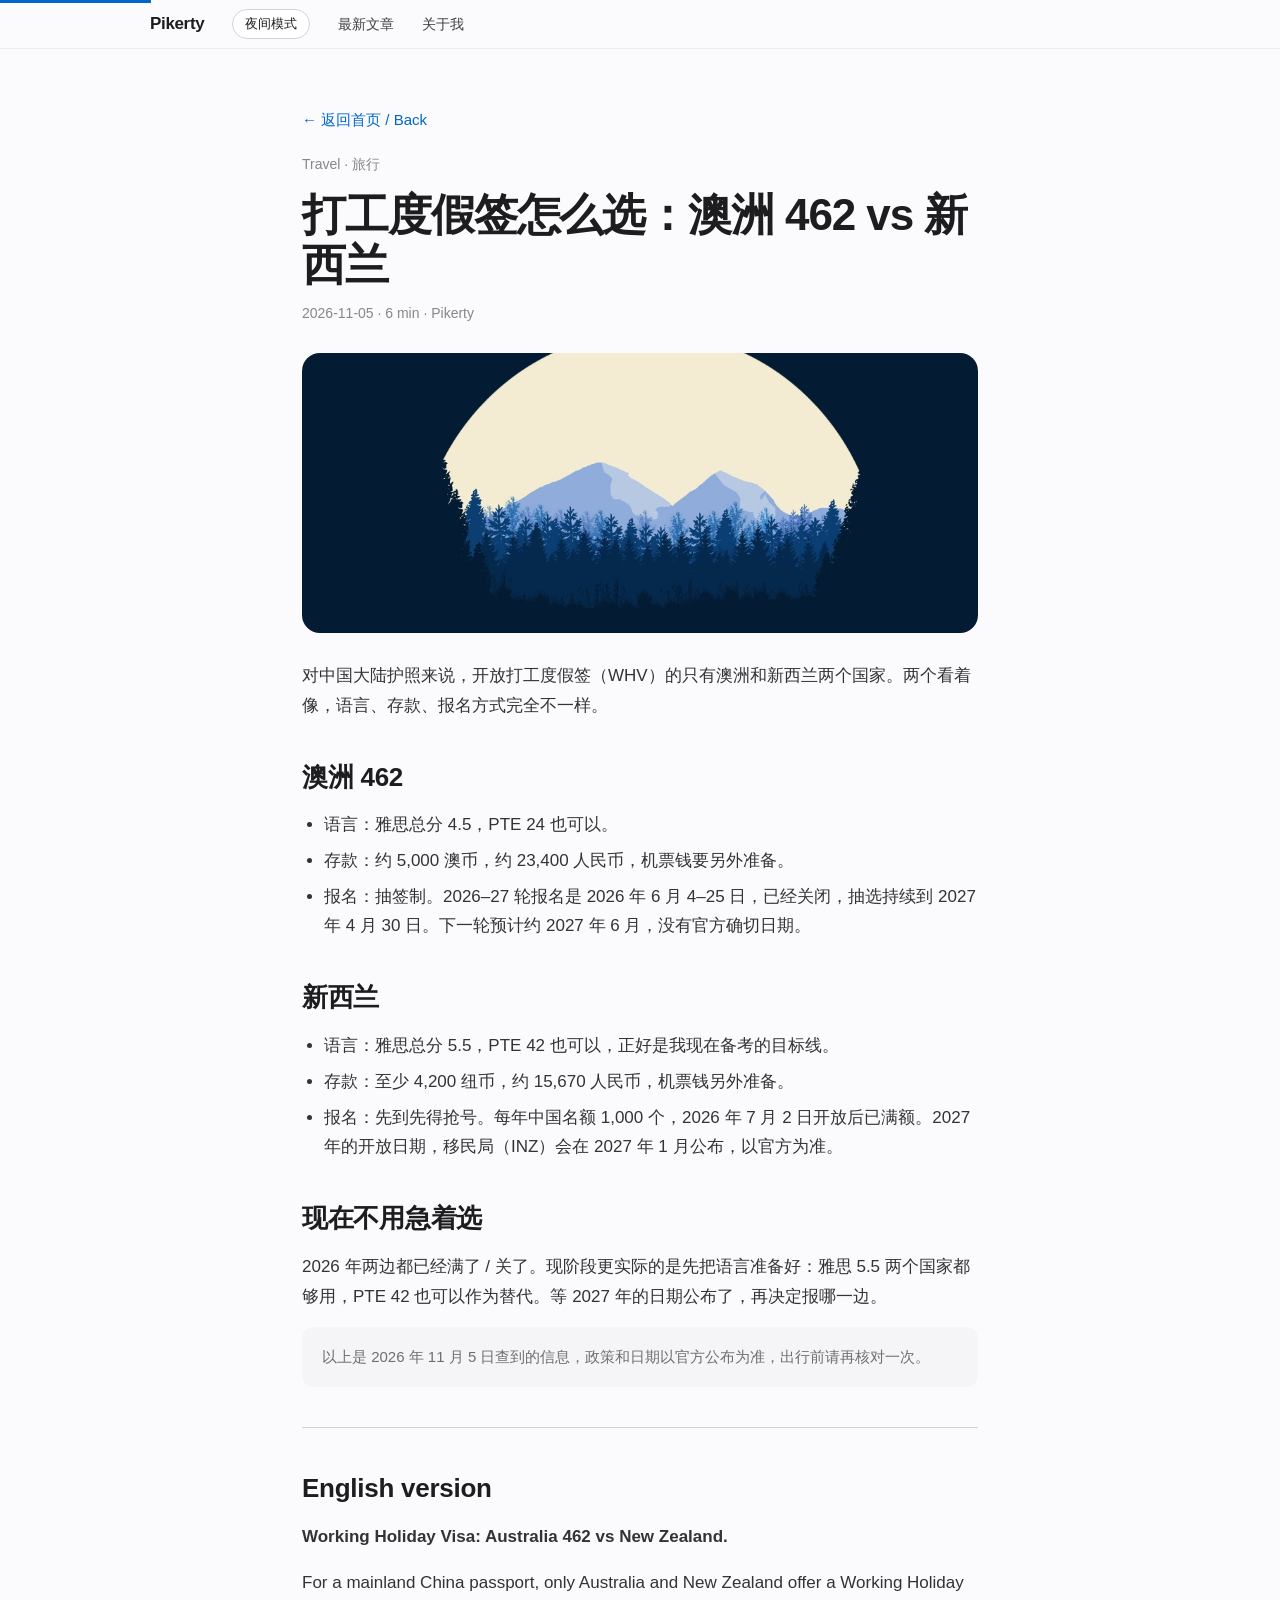
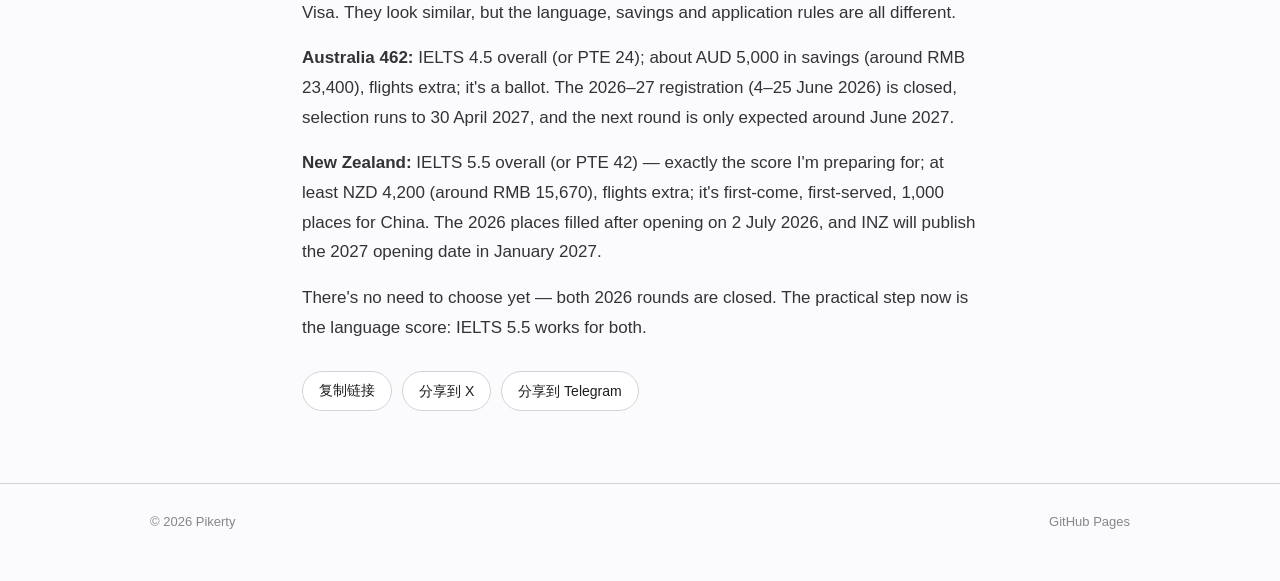
<file: posts/whv.html>
<!DOCTYPE html>
<html lang="zh-CN">
<head>
<meta charset="UTF-8">
<meta name="viewport" content="width=device-width, initial-scale=1.0">
<title>打工度假签怎么选：澳洲 462 vs 新西兰 — Pikerty</title>
<link rel="icon" type="image/svg+xml" href="/favicon.svg">
<meta name="description" content="打工度假签怎么选：澳洲 462 与新西兰在语言、存款、报名方式上的区别，2026 年名额已满，先备语言等 2027 年。">
<link rel="canonical" href="https://Pikerty.github.io/posts/whv.html">
<meta property="og:type" content="article">
<meta property="og:site_name" content="Pikerty">
<meta property="og:title" content="打工度假签怎么选：澳洲 462 vs 新西兰 — Pikerty">
<meta property="og:description" content="打工度假签怎么选：澳洲 462 与新西兰在语言、存款、报名方式上的区别，2026 年名额已满，先备语言等 2027 年。">
<meta property="og:url" content="https://Pikerty.github.io/posts/whv.html">
<meta property="og:image" content="https://Pikerty.github.io/assets/hero-mountain.jpg">
<meta name="twitter:card" content="summary_large_image">
<link rel="stylesheet" href="../style.css">
<script>
(function(){try{var t=localStorage.getItem('pikerty-theme');if(!t){t=window.matchMedia('(prefers-color-scheme: dark)').matches?'dark':'light';}document.documentElement.setAttribute('data-theme',t);}catch(e){}})();
</script>
</head>
<body>
<div class="progress" id="progressBar" aria-hidden="true"></div>
<header class="nav"><div class="nav-inner">
<a class="logo" href="../index.html">Pikerty</a>
<button class="lang-btn" id="themeBtn" type="button" aria-label="切换夜间模式">夜间模式</button>
<nav class="nav-links"><a href="../index.html#latest">最新文章</a><a href="../index.html#about">关于我</a></nav>
</div></header>
<main class="article">
<p><a class="back" href="../index.html">← 返回首页 / Back</a></p>
<span class="tag">Travel · 旅行</span>
<h1>打工度假签怎么选：澳洲 462 vs 新西兰</h1>
<p class="meta">2026-11-05 · 6 min · Pikerty</p>

<figure class="article-hero"><img src="../assets/hero-mountain.jpg" width="1920" height="1080" decoding="async" fetchpriority="high" alt="雪山海报"></figure>

<p>对中国大陆护照来说，开放打工度假签（WHV）的只有澳洲和新西兰两个国家。两个看着像，语言、存款、报名方式完全不一样。</p>

<h2>澳洲 462</h2>
<ul>
<li>语言：雅思总分 4.5，PTE 24 也可以。</li>
<li>存款：约 5,000 澳币，约 23,400 人民币，机票钱要另外准备。</li>
<li>报名：抽签制。2026–27 轮报名是 2026 年 6 月 4–25 日，已经关闭，抽选持续到 2027 年 4 月 30 日。下一轮预计约 2027 年 6 月，没有官方确切日期。</li>
</ul>

<h2>新西兰</h2>
<ul>
<li>语言：雅思总分 5.5，PTE 42 也可以，正好是我现在备考的目标线。</li>
<li>存款：至少 4,200 纽币，约 15,670 人民币，机票钱另外准备。</li>
<li>报名：先到先得抢号。每年中国名额 1,000 个，2026 年 7 月 2 日开放后已满额。2027 年的开放日期，移民局（INZ）会在 2027 年 1 月公布，以官方为准。</li>
</ul>

<h2>现在不用急着选</h2>
<p>2026 年两边都已经满了 / 关了。现阶段更实际的是先把语言准备好：雅思 5.5 两个国家都够用，PTE 42 也可以作为替代。等 2027 年的日期公布了，再决定报哪一边。</p>
<div class="note">以上是 2026 年 11 月 5 日查到的信息，政策和日期以官方公布为准，出行前请再核对一次。</div>

<hr>
<h2>English version</h2>
<p><strong>Working Holiday Visa: Australia 462 vs New Zealand.</strong></p>
<p>For a mainland China passport, only Australia and New Zealand offer a Working Holiday Visa. They look similar, but the language, savings and application rules are all different.</p>
<p><strong>Australia 462:</strong> IELTS 4.5 overall (or PTE 24); about AUD 5,000 in savings (around RMB 23,400), flights extra; it's a ballot. The 2026–27 registration (4–25 June 2026) is closed, selection runs to 30 April 2027, and the next round is only expected around June 2027.</p>
<p><strong>New Zealand:</strong> IELTS 5.5 overall (or PTE 42) — exactly the score I'm preparing for; at least NZD 4,200 (around RMB 15,670), flights extra; it's first-come, first-served, 1,000 places for China. The 2026 places filled after opening on 2 July 2026, and INZ will publish the 2027 opening date in January 2027.</p>
<p>There's no need to choose yet — both 2026 rounds are closed. The practical step now is the language score: IELTS 5.5 works for both.</p>
<div class="share-row">
<button type="button" data-copy-link>复制链接</button>
<a href="https://x.com/intent/tweet?text=" target="_blank" rel="noopener">分享到 X</a>
<a href="https://t.me/share/url?url=" target="_blank" rel="noopener">分享到 Telegram</a>
</div>
</main>
<footer class="footer"><div class="wrap"><span>© 2026 Pikerty</span><span>GitHub Pages</span></div></footer>
<script src="../script.js"></script>
</body>
</html>
</file>
<file: style.css>
/* Pikerty Blog — Apple-inspired, clean and minimal */
:root{
  --text:#1d1d1f; --muted:#86868b; --muted2:#6e6e73;
  --bg:#fbfbfd; --card:#fff; --line:#d2d2d7;
  --link:#06c; --radius:18px;
  --shadow:0 4px 24px rgba(0,0,0,.06);
  /* Inverse button: light mode = black bg + white text, dark mode = white bg + black text */
  --btn-bg:#1d1d1f; --btn-text:#fff;
  --surface:#fff; --surface-hover:#f5f5f7;
  --body-text:#333336;
  --featured-bg:#1d1d1f; --featured-text:#fff; --featured-muted:#d2d2d7;
  --pill-bg:#fff; --pill-border:#d2d2d7; --pill-hover:#f5f5f7;
  --ring:rgba(0,102,204,.14);
}
*{box-sizing:border-box;margin:0;padding:0}
html{scroll-behavior:smooth}
body{
  font-family:-apple-system,BlinkMacSystemFont,"SF Pro Text","SF Pro Display","PingFang SC","Hiragino Sans GB","Microsoft YaHei",Helvetica,Arial,sans-serif;
  background:var(--bg); color:var(--text);
  -webkit-font-smoothing:antialiased; line-height:1.6;
}
a{color:var(--link);text-decoration:none}
h1,h2,h3{color:var(--text)}
a:hover{text-decoration:underline}
.wrap{max-width:1024px;margin:0 auto;padding:0 22px}
.nav{
  position:sticky;top:0;z-index:50;
  background:rgba(251,251,253,.82);
  backdrop-filter:saturate(180%) blur(20px);-webkit-backdrop-filter:saturate(180%) blur(20px);
  border-bottom:1px solid rgba(0,0,0,.06);
}
.nav-inner{max-width:1024px;margin:0 auto;padding:0 22px;height:48px;display:flex;align-items:center;gap:28px}
.logo{font-weight:700;font-size:17px;color:var(--text);letter-spacing:-.02em}
.logo:hover{text-decoration:none}
.nav-links{display:flex;gap:28px;flex:1}
.nav-links a{color:var(--text);font-size:14px;opacity:.85}
.nav-links a:hover{opacity:1;text-decoration:none}
.lang-btn{
  border:1px solid var(--pill-border);background:var(--pill-bg);color:var(--text);
  border-radius:980px;padding:5px 12px;font-size:13px;cursor:pointer;
}
.lang-btn:hover{background:var(--pill-hover)}
.hero{padding:88px 0 56px;text-align:center}
.hero .eyebrow{color:var(--muted);font-size:17px;margin-bottom:12px}
.hero h1{font-size:56px;line-height:1.08;letter-spacing:-.03em;font-weight:700}
.hero h1 .en{font-size:32px;display:block;color:var(--muted);letter-spacing:-.02em;margin-top:10px;font-weight:600}
.hero p{margin:22px auto 0;max-width:640px;color:var(--muted2);font-size:19px;line-height:1.5}
.hero .cta{margin-top:30px;display:flex;gap:16px;justify-content:center;flex-wrap:wrap}
.btn{
  display:inline-block;background:var(--btn-bg);color:var(--btn-text);border-radius:980px;
  padding:10px 22px;font-size:15px;
}
.btn:hover{text-decoration:none;opacity:.88}
.btn.ghost{background:transparent;color:var(--link);border:1px solid var(--line)}
.filters{display:flex;gap:10px;justify-content:center;flex-wrap:wrap;padding:8px 0 28px}
.chip{
  border:1px solid var(--pill-border);background:var(--pill-bg);color:var(--text);
  border-radius:980px;padding:7px 16px;font-size:14px;cursor:pointer;
}
.chip.active{background:var(--btn-bg);color:var(--btn-text);border-color:var(--btn-bg)}
.section-title{font-size:32px;letter-spacing:-.02em;margin:36px 0 6px}
.section-sub{color:var(--muted);font-size:17px;margin-bottom:24px}
.featured{
  display:block;background:var(--featured-bg);color:var(--featured-text);border-radius:var(--radius);
  padding:44px;overflow:hidden;
}
.featured:hover{text-decoration:none;opacity:.97}
.featured .tag{font-size:13px;letter-spacing:.08em;text-transform:uppercase;color:var(--featured-muted)}
.featured h2{font-size:36px;line-height:1.15;letter-spacing:-.02em;margin:14px 0 10px;color:var(--featured-text)}
.featured p{color:var(--featured-muted);font-size:17px;max-width:640px}
.featured .meta{margin-top:20px;color:var(--featured-muted);font-size:14px}
.grid{display:grid;grid-template-columns:1fr 1fr;gap:20px;margin-top:20px}
.card{
  background:var(--card);border-radius:var(--radius);padding:28px;
  box-shadow:var(--shadow);display:block;color:var(--text);
  transition:transform .2s ease;
}
.card:hover{text-decoration:none;transform:translateY(-3px)}
.card .tag{font-size:13px;color:var(--muted);letter-spacing:.04em}
.card h3{font-size:22px;line-height:1.3;letter-spacing:-.01em;margin:10px 0 8px}
.card p{color:var(--muted2);font-size:15px}
.card .meta{margin-top:16px;color:var(--muted);font-size:13px}
.about{
  background:var(--surface);border-radius:var(--radius);padding:36px;box-shadow:var(--shadow);
  margin:40px 0;display:flex;gap:28px;flex-wrap:wrap;align-items:center;
}
.avatar{
  width:88px;height:88px;border-radius:50%;background:var(--btn-bg);color:var(--btn-text);
  display:flex;align-items:center;justify-content:center;font-size:32px;font-weight:700;flex:none;
}
.about h2{font-size:24px;margin-bottom:8px}
.about p{color:var(--muted2);font-size:16px;max-width:640px}
.footer{border-top:1px solid var(--line);padding:28px 0 48px;color:var(--muted);font-size:13px}
.footer .wrap{display:flex;justify-content:space-between;gap:16px;flex-wrap:wrap}
/* article */
.article{max-width:720px;margin:0 auto;padding:56px 22px 72px}
.article .tag{color:var(--muted);font-size:14px}
.article h1{font-size:44px;line-height:1.12;letter-spacing:-.025em;margin:14px 0 12px}
.article .meta{color:var(--muted);font-size:14px;margin-bottom:28px}
.article h2{font-size:26px;letter-spacing:-.01em;margin:36px 0 12px}
.article p{font-size:17px;line-height:1.75;color:var(--body-text);margin-bottom:16px}
.article ul{margin:0 0 18px 22px;font-size:17px;line-height:1.75;color:var(--body-text)}
.article li{margin-bottom:6px}
.article hr{border:none;border-top:1px solid var(--line);margin:40px 0}
.article .note{background:var(--surface-hover);border-radius:12px;padding:18px 20px;font-size:15px;color:var(--muted2)}
.back{font-size:15px}
@media(max-width:640px){
  .hero h1{font-size:40px}.hero h1 .en{font-size:24px}
  .grid{grid-template-columns:1fr}
  .featured{padding:28px}.featured h2{font-size:28px}
  .article h1{font-size:32px}
  /* Nav links stay visible on phones: a second row that scrolls sideways,
     so 最新文章 / 外网指南 / 考试指南 / 前沿科研 are all reachable. */
  .nav-inner{flex-wrap:wrap;height:auto;padding:8px 16px 0;gap:8px 20px}
  .nav-links{display:flex;order:3;flex:1 1 100%;gap:18px;overflow-x:auto;padding:2px 0 10px;white-space:nowrap;scrollbar-width:none}
  .nav-links::-webkit-scrollbar{display:none}
  .nav-links a{flex:none}
}

/* ---- Apple-style motion ----
   Apple uses long, slow easing (not a 0.2s snap), transform + opacity only,
   and GPU-friendly translate3d. No layout properties are animated.
   Easing: cubic-bezier(.28,.11,.32,1) is Apple's standard ease;
   cubic-bezier(.32,.72,0,1) is its slow ease-out for reveals. */
:root{
  --ease:cubic-bezier(.28,.11,.32,1);
  --ease-out:cubic-bezier(.32,.72,0,1);
  --ease-spring:cubic-bezier(.34,1.4,.64,1);
}
html{scroll-padding-top:72px}
body{
  animation:page-in 1s var(--ease-out) both;
  transition:opacity .45s var(--ease), transform .45s var(--ease);
  transform:translateZ(0);
}
body.page-leaving{opacity:0;transform:translate3d(0,12px,0) scale(.99)}
@keyframes page-in{from{opacity:0;transform:translate3d(0,16px,0) scale(.995)}to{opacity:1;transform:translate3d(0,0,0) scale(1)}}
@keyframes rise-in{from{opacity:0;transform:translate3d(0,32px,0)}to{opacity:1;transform:translate3d(0,0,0)}}
.hero{will-change:transform,opacity;transform-origin:center top;backface-visibility:hidden}
.hero .eyebrow{animation:rise-in 1s var(--ease-out) .1s both}
.hero h1{animation:rise-in 1s var(--ease-out) .22s both}
.hero p{animation:rise-in 1s var(--ease-out) .34s both}
.hero .cta{animation:rise-in 1s var(--ease-out) .46s both}
.filters{animation:rise-in 1s var(--ease-out) .58s both}

/* Scroll reveal: JS adds .in when an element enters the viewport.
   1s, slow ease-out, 36px rise + slight scale — Apple product pages do
   exactly this: big, slow, and only once. */
.reveal{
  opacity:0;transform:translate3d(0,36px,0) scale(.985);
  transition:opacity 1s var(--ease-out),transform 1s var(--ease-out);
  will-change:opacity,transform;backface-visibility:hidden;
}
.reveal.in{opacity:1;transform:translate3d(0,0,0) scale(1)}
.reveal[data-delay="1"]{transition-delay:.12s}
.reveal[data-delay="2"]{transition-delay:.24s}
.reveal[data-delay="3"]{transition-delay:.36s}

/* Hovers: slow .6s Apple ease, lift + grow a touch, shadow follows */
.card,.featured,.about{will-change:transform;backface-visibility:hidden;transform:translateZ(0)}
.card{transition:transform .6s var(--ease),box-shadow .6s var(--ease),background-color .4s var(--ease)}
.card:hover{transform:translate3d(0,-8px,0) scale(1.01);box-shadow:0 20px 44px rgba(0,0,0,.13)}
.featured{transition:transform .7s var(--ease),box-shadow .7s var(--ease),opacity .5s var(--ease)}
.featured:hover{transform:translate3d(0,-6px,0) scale(1.01);box-shadow:0 24px 54px rgba(0,0,0,.2)}
.btn,.chip,.lang-btn{transition:transform .5s var(--ease),background-color .4s var(--ease),color .4s var(--ease),border-color .4s var(--ease),opacity .4s var(--ease),box-shadow .5s var(--ease)}
.btn:hover{transform:translate3d(0,-1px,0) scale(1.02)}
.btn:active,.chip:active,.lang-btn:active{transform:scale(.96);transition-duration:.18s}
.chip:hover{border-color:#86868b}
.nav-links a{transition:opacity .4s var(--ease)}
.nav{transition:background-color .5s var(--ease)}
.article{animation:page-in 1s var(--ease-out) both}
.article h1,.article h2{scroll-margin-top:72px}

/* Respect users who prefer less motion */
@media (prefers-reduced-motion: reduce){
  *,*::before,*::after{animation-duration:.01ms !important;transition-duration:.01ms !important}
  html{scroll-behavior:auto}
  .reveal{opacity:1;transform:none}
}

/* ---- Dark mode: follows system, toggle overrides, choice is remembered ---- */
html[data-theme="dark"]{
  color-scheme:dark;
  --text:#f5f5f7; --muted:#a1a1a6; --muted2:#d1d1d6;
  --bg:#000; --card:#1c1c1e; --line:#38383a;
  --link:#2997ff; --shadow:0 4px 24px rgba(0,0,0,.45);
  --btn-bg:#f5f5f7; --btn-text:#000;
  --surface:#1c1c1e; --surface-hover:#2c2c2e;
  --body-text:#e8e8ed;
  --featured-bg:#1c1c1e; --featured-text:#f5f5f7; --featured-muted:#c7c7cc;
  --pill-bg:#2c2c2e; --pill-border:#48484a; --pill-hover:#3a3a3c;
  --ring:rgba(41,151,255,.28);
}
html[data-theme="light"]{color-scheme:light}
html[data-theme="dark"] .nav{background:rgba(0,0,0,.78);border-bottom-color:rgba(255,255,255,.08)}
html[data-theme="dark"] .btn.ghost{color:#2997ff}
body,.nav,.card,.featured,.about,.chip,.lang-btn,.btn,.search-box input{transition:background-color .4s var(--ease),color .4s var(--ease),border-color .4s var(--ease),box-shadow .45s var(--ease),transform .45s var(--ease),opacity .3s ease}

/* ---- Blog features: progress, search, archive, social, back-to-top ---- */
.progress{position:fixed;top:0;left:0;height:3px;width:100%;background:var(--link);z-index:100;transform:scaleX(0);transform-origin:left center;will-change:transform}
.search-box{max-width:560px;margin:0 auto 28px}
.search-box input{
  width:100%;padding:12px 18px;font-size:16px;border-radius:980px;
  border:1px solid var(--line);background:var(--surface);color:var(--text);outline:none;
}
.search-box input:focus{border-color:var(--link);box-shadow:0 0 0 4px var(--ring)}
.search-empty{color:var(--muted);font-size:15px;text-align:center;margin-top:14px}
.archive{background:var(--card);border-radius:var(--radius);padding:28px;box-shadow:var(--shadow);margin-bottom:8px}
.archive-month{font-weight:700;font-size:17px;margin-bottom:12px}
.archive ul{list-style:none}
.archive li{display:flex;gap:16px;padding:9px 0;border-bottom:1px solid var(--line);font-size:16px}
.archive li:last-child{border-bottom:none}
.archive li span{color:var(--muted);font-size:14px;flex:none;padding-top:2px}
.archive-note{margin-top:16px;font-size:15px}
.social{display:flex;gap:14px;flex-wrap:wrap;margin-top:14px;align-items:center}
.social a{
  display:inline-flex;align-items:center;justify-content:center;
  width:38px;height:38px;border-radius:50%;flex:none;
  color:var(--muted);background:transparent;border:1px solid transparent;
  transition:color .3s var(--ease-out),background-color .3s var(--ease-out),border-color .3s var(--ease-out),transform .3s var(--ease-out);
}
.social a svg{width:20px;height:20px;display:block}
.social a:hover{color:var(--text);background:var(--pill-hover);border-color:var(--pill-border);transform:translateY(-2px);text-decoration:none}
.footer .social{margin-top:0}
.to-top{
  position:fixed;right:22px;bottom:22px;width:44px;height:44px;border-radius:50%;
  border:1px solid var(--pill-border);background:var(--pill-bg);color:var(--text);font-size:18px;
  cursor:pointer;box-shadow:var(--shadow);opacity:0;pointer-events:none;
  transition:opacity .5s var(--ease),transform .5s var(--ease);
}
.to-top.show{opacity:1;pointer-events:auto}
.to-top:hover{transform:translateY(-2px)}
.share-row{display:flex;gap:10px;flex-wrap:wrap;margin-top:28px}
.share-row button,.share-row a{
  padding:8px 16px;border:1px solid var(--pill-border);border-radius:980px;font-size:14px;
  background:var(--pill-bg);color:var(--text);cursor:pointer;
}
.share-row button:hover,.share-row a:hover{text-decoration:none;border-color:var(--muted)}

/* Theme crossfade: JS adds .theme-anim to <html> for 650ms on toggle,
   so pills, cards and text all fade together instead of some snapping. */
html.theme-anim *,html.theme-anim *::before,html.theme-anim *::after{
  transition:background-color .6s var(--ease),color .6s var(--ease),border-color .6s var(--ease) !important;
}

/* ---- Posters: high-end imagery, stored in assets/ in the repo ---- */
.hero{
  position:relative;overflow:hidden;border-radius:28px;
  padding:110px 28px 84px;margin-top:28px;
  display:flex;flex-direction:column;align-items:center;
}
.hero-media{position:absolute;inset:0;z-index:0}
.hero-media img{width:100%;height:100%;object-fit:cover;object-position:center 38%;transform:scale(1.04);transition:transform 1.4s var(--ease-out)}
.hero:hover .hero-media img{transform:scale(1.08)}
.hero::after{content:"";position:absolute;inset:0;z-index:1;background:linear-gradient(180deg,rgba(0,0,0,.42),rgba(0,0,0,.18) 45%,rgba(0,0,0,.55))}
.hero>*:not(.hero-media):not(.hero-credit){position:relative;z-index:2}
.hero .eyebrow,.hero h1,.hero h1 .en,.hero p{color:#fff}
.hero .eyebrow{color:rgba(255,255,255,.82)}
.hero h1 .en{color:rgba(255,255,255,.75)}
.hero p{color:rgba(255,255,255,.88)}
.hero .btn.ghost{background:rgba(255,255,255,.14);color:#fff;border-color:rgba(255,255,255,.4);backdrop-filter:blur(8px)}
.hero-credit{position:relative;z-index:2;margin-top:36px;font-size:12px;color:rgba(255,255,255,.6)}
.featured{position:relative;overflow:hidden}
.featured-media{position:absolute;inset:0;z-index:0}
.featured-media img{width:100%;height:100%;object-fit:cover;transition:transform 1.2s var(--ease-out)}
.featured:hover .featured-media img{transform:scale(1.05)}
.featured::after{content:"";position:absolute;inset:0;z-index:1;background:linear-gradient(180deg,rgba(0,0,0,.35),rgba(0,0,0,.55))}
.featured>*:not(.featured-media){position:relative;z-index:2}
.card-media{display:block;margin:-28px -28px 20px;height:180px;overflow:hidden;border-radius:18px 18px 0 0}
.card-media img{width:100%;height:100%;object-fit:cover;transition:transform 1s var(--ease-out)}
.card:hover .card-media img{transform:scale(1.06)}
.article-hero{margin:0 0 28px;border-radius:18px;overflow:hidden}
.article-hero img{width:100%;height:280px;object-fit:cover;display:block}
@media(max-width:640px){
  .hero{padding:84px 20px 64px;border-radius:20px}
  .card-media{height:160px}
  .article-hero img{height:200px}
}
/* ---- Top search (nav magnifier) ---- */
.icon-btn{
  flex:none;width:34px;height:34px;border-radius:50%;border:1px solid var(--pill-border);
  background:var(--pill-bg);color:var(--text);cursor:pointer;
  display:inline-flex;align-items:center;justify-content:center;
  transition:transform .5s var(--ease),background-color .4s var(--ease);
}
.icon-btn:hover{background:var(--pill-hover);transform:scale(1.06)}
.icon-btn svg{width:16px;height:16px}
.search-panel{
  border-bottom:1px solid var(--line);
  background:rgba(251,251,253,.9);backdrop-filter:saturate(180%) blur(20px);
}
html[data-theme="dark"] .search-panel{background:rgba(0,0,0,.85)}
.search-panel[hidden]{display:none}
.search-panel-inner{display:flex;align-items:center;gap:12px;max-width:1024px;margin:0 auto;padding:14px 22px}
.search-panel-inner svg{width:18px;height:18px;color:var(--muted);flex:none}
.search-panel-inner input{
  flex:1;border:none;background:transparent;color:var(--text);
  font-size:19px;outline:none;font-family:inherit;
}
.search-panel-inner input::placeholder{color:var(--muted)}
.search-close{border:none;background:transparent;color:var(--muted);font-size:18px;cursor:pointer;padding:6px}
.search-empty{color:var(--muted);font-size:15px;text-align:center;padding:0 22px 16px}

/* ---- Language menu: globe icon + dropdown ---- */
.lang-menu{position:relative;flex:none}
.lang-menu .icon-btn svg{width:18px;height:18px}
.lang-dropdown{
  position:absolute;top:44px;right:0;min-width:168px;z-index:80;
  background:var(--pill-bg);border:1px solid var(--pill-border);border-radius:14px;
  box-shadow:0 16px 40px rgba(0,0,0,.18);padding:6px;
  animation:rise-in .45s var(--ease-out) both;
}
.lang-dropdown[hidden]{display:none}
.lang-option{
  display:flex;align-items:center;gap:10px;width:100%;text-align:left;
  background:transparent;border:none;color:var(--text);font-size:14px;
  padding:9px 12px;border-radius:9px;cursor:pointer;font-family:inherit;
}
.lang-option:hover{background:var(--pill-hover)}
.lang-option.active{font-weight:700}
.lang-option .check{width:16px;flex:none;color:var(--link)}

/* ---- Guide page: link cards + slang dictionary ---- */
.guide-grid{display:grid;grid-template-columns:repeat(auto-fit,minmax(240px,1fr));gap:14px;margin:18px 0 8px}
.guide-card{display:block;border:1px solid var(--line);border-radius:18px;padding:18px;background:var(--surface);color:var(--text);text-decoration:none;transition:transform .4s var(--ease-out),border-color .3s var(--ease-out)}
a.guide-card:hover{text-decoration:none;border-color:var(--muted);transform:translateY(-3px)}
.guide-card h3{font-size:17px;margin:0 0 8px}
.guide-card h3 a{color:var(--text)}
.guide-card p{margin:0;font-size:15px;color:var(--muted);line-height:1.65}
.dict dt{font-weight:700;font-size:17px;margin-top:18px}
.dict dt:first-child{margin-top:6px}
.dict dd{margin:6px 0 0;color:var(--muted);line-height:1.7}
.dict dd em{color:var(--text)}

/* ---- Search panel: external search engines ---- */
.search-engines{display:flex;gap:8px;align-items:center;flex-wrap:wrap;max-width:640px;margin:10px auto 0;padding:0 20px 14px;color:var(--muted);font-size:14px}
.search-engines .engine-btn{
  padding:6px 14px;border:1px solid var(--pill-border);border-radius:999px;
  background:var(--pill-bg);color:var(--text);font-size:14px;cursor:pointer;font-family:inherit;
  transition:background-color .3s var(--ease-out),transform .3s var(--ease-out);
}
.search-engines .engine-btn:hover{background:var(--pill-hover);transform:translateY(-1px)}

/* ---- Exam guide: score tables ---- */
.score-table{width:100%;border-collapse:collapse;margin:16px 0;font-size:15px;line-height:1.55}
.score-table th,.score-table td{border:1px solid var(--line);padding:9px 11px;text-align:left;vertical-align:top}
.score-table th{background:var(--surface);font-weight:700}
.score-table td a{color:var(--link)}

/* ---- Today date + research section ---- */
.today{color:var(--muted);font-size:15px;margin:0 0 10px}
.research-more{display:flex;align-items:center;gap:14px;margin:22px 0 8px;flex-wrap:wrap}
.research-more-note{color:var(--muted);font-size:14px}

/* ---- Click feedback (press) + high-frame-rate smoothness ---- */
html{scroll-behavior:smooth}
.btn:active,.chip:active,.engine-btn:active,.lang-option:active,.icon-btn:active,.to-top:active,.search-close:active{
  transform:scale(.94);
}
.card:active,a.guide-card:active,.social a:active{transform:scale(.98)}
.card,.featured,.guide-card{
  transform:translateZ(0);
  backface-visibility:hidden;
  -webkit-tap-highlight-color:transparent;
}
.hero,.featured-media img,.card-media img{will-change:transform}
@keyframes rfade{from{opacity:0;transform:translateY(14px)}to{opacity:1;transform:translateY(0)}}
.r-anim{animation:rfade .5s var(--ease-out) both}
.filter-label{color:var(--muted);font-size:14px;flex:none;align-self:center}
.research-regions{margin-top:10px}
.search-count{max-width:640px;margin:8px auto 0;padding:0 20px 14px;color:var(--muted);font-size:14px}
@media (prefers-reduced-motion: reduce){
  html{scroll-behavior:auto}
  .r-anim{animation:none}
}

/* ---- Research empty state ---- */
.research-empty{color:var(--muted);font-size:15px;margin:18px 0 4px}
.research-empty[hidden]{display:none}
.research-reset{
  padding:6px 14px;border:1px solid var(--pill-border);border-radius:999px;
  background:var(--pill-bg);color:var(--text);font-size:14px;cursor:pointer;font-family:inherit;
}
.research-reset:active{transform:scale(.94)}

/* ---- Responsive & focus completion (2026-11-15 batch 3) ---- */
:focus-visible{outline:2px solid var(--link);outline-offset:2px;border-radius:4px}
img{max-width:100%;height:auto}
@media(min-width:641px) and (max-width:1023px){
  .hero{padding-top:72px;padding-bottom:48px}
  .hero h1{font-size:48px}
  .hero h1 .en{font-size:28px}
  .nav-inner{gap:20px}
  .section-title{font-size:29px}
  .article{padding-top:48px;padding-bottom:64px}
}
@media(min-width:1440px){
  .wrap,.nav-inner,.search-panel-inner{max-width:1200px}
  .hero h1{font-size:64px}
  .hero h1 .en{font-size:36px}
  .section-title{font-size:36px}
}

/* ---- Mobile header alignment (2026-11-15 batch 4) ---- */
.lang-menu{margin-left:auto}
@media(max-width:640px){
  .nav-inner{gap:8px 12px}
  .icon-btn{width:38px;height:38px}
  .lang-btn{padding:7px 14px}
  .nav-links{-webkit-mask-image:linear-gradient(90deg,#000 92%,transparent);mask-image:linear-gradient(90deg,#000 92%,transparent)}
  .hero{margin-top:16px;padding:64px 20px 56px}
}

/* ---- Homepage header redesign: utility bar / brand / main nav (2026-11-15) ---- */
.site-head{max-width:1024px;margin:0 auto;padding:0 22px}
.utility-bar{
  position:sticky;top:0;z-index:50;
  display:flex;align-items:center;justify-content:space-between;
  padding:10px 0;padding-top:calc(10px + env(safe-area-inset-top, 0px));
  background:rgba(251,251,253,.82);
  backdrop-filter:saturate(180%) blur(20px);-webkit-backdrop-filter:saturate(180%) blur(20px);
}
html[data-theme="dark"] .utility-bar{background:rgba(0,0,0,.78)}
.utility-right{display:flex;align-items:center;gap:12px}
.utility-right .lang-menu{margin-left:0}
.brand{text-align:center;padding:52px 0 40px;max-width:760px;margin:0 auto}
.brand .today{margin:0 0 14px}
.brand-name{
  font-size:clamp(46px,9vw,76px);font-weight:800;letter-spacing:.14em;
  line-height:1;color:var(--text);margin:0 0 16px;text-indent:.14em;
}
.brand .eyebrow{color:var(--muted);font-size:16px;margin:0 0 14px;letter-spacing:.06em}
.brand h1{font-size:31px;line-height:1.3;letter-spacing:-.01em;font-weight:700;margin:0}
.brand h1 .en{display:block;font-size:19px;color:var(--muted);font-weight:600;margin-top:10px;letter-spacing:0}
.brand-desc{margin:20px auto 0;max-width:620px;color:var(--muted2);font-size:17px;line-height:1.65}
.brand-tags{display:flex;gap:8px;justify-content:center;flex-wrap:wrap;margin-top:22px}
.brand-tags span{
  font-size:12.5px;color:var(--muted2);border:1px solid var(--line);
  border-radius:980px;padding:4px 12px;letter-spacing:.02em;
}
.brand .cta{margin-top:28px;display:flex;gap:16px;justify-content:center;flex-wrap:wrap}
.main-nav{
  display:flex;justify-content:center;gap:30px;flex-wrap:wrap;
  border-top:1px solid var(--line);border-bottom:1px solid var(--line);
  padding:13px 0;margin-bottom:6px;
}
.main-nav a{color:var(--text);font-size:15px;opacity:.82;padding:2px 1px}
.main-nav a:hover{opacity:1;text-decoration:none}
.main-nav a.active{opacity:1;font-weight:600;box-shadow:inset 0 -2px 0 var(--text)}
.hero-poster{min-height:320px;justify-content:flex-end}
@media(min-width:1440px){
  .site-head{max-width:1200px}
}
@media(max-width:640px){
  .site-head{padding:0 16px}
  .brand{padding:38px 0 30px}
  .brand h1{font-size:25px}
  .brand h1 .en{font-size:16px}
  .brand-desc{font-size:16px}
  .main-nav{
    flex-wrap:nowrap;justify-content:flex-start;overflow-x:auto;gap:22px;
    scrollbar-width:none;white-space:nowrap;
    -webkit-mask-image:linear-gradient(90deg,#000 92%,transparent);mask-image:linear-gradient(90deg,#000 92%,transparent);
  }
  .main-nav::-webkit-scrollbar{display:none}
  .main-nav a{flex:none}
  .hero-poster{min-height:220px}
}
</file>
